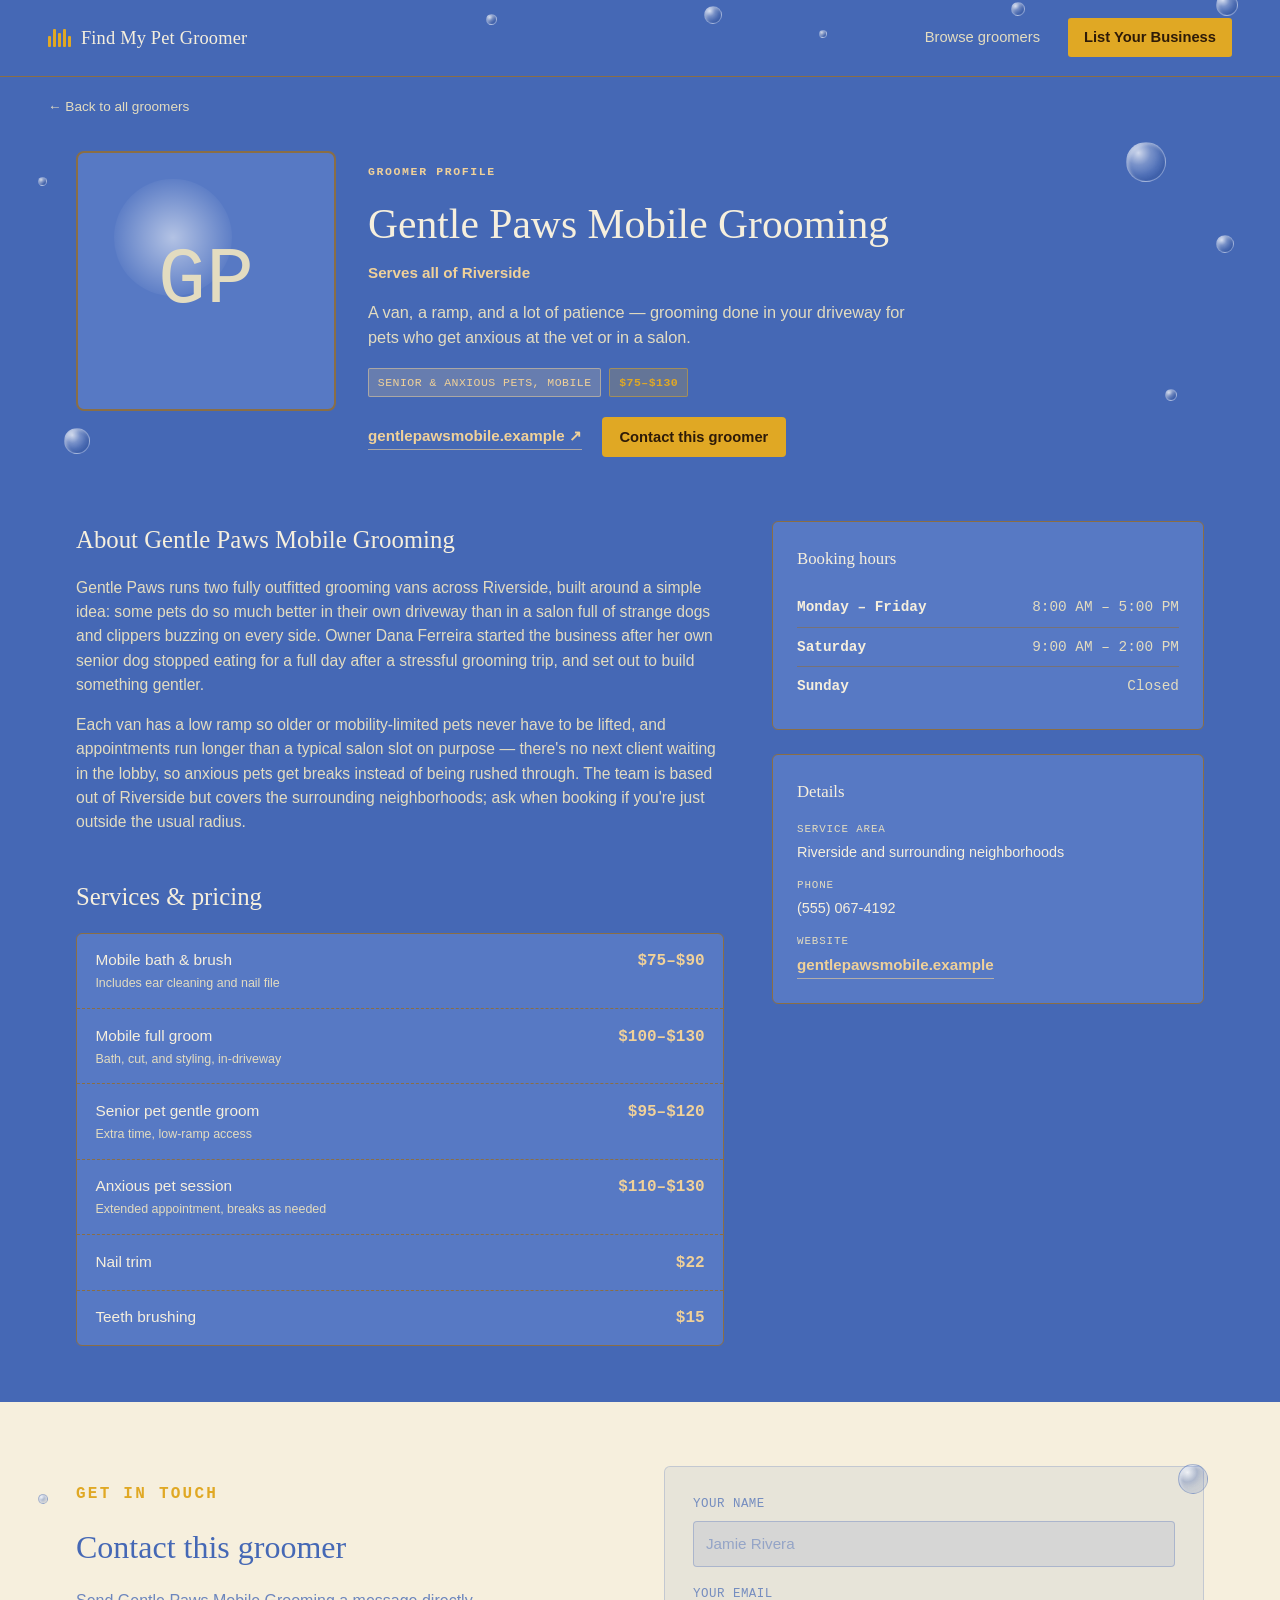
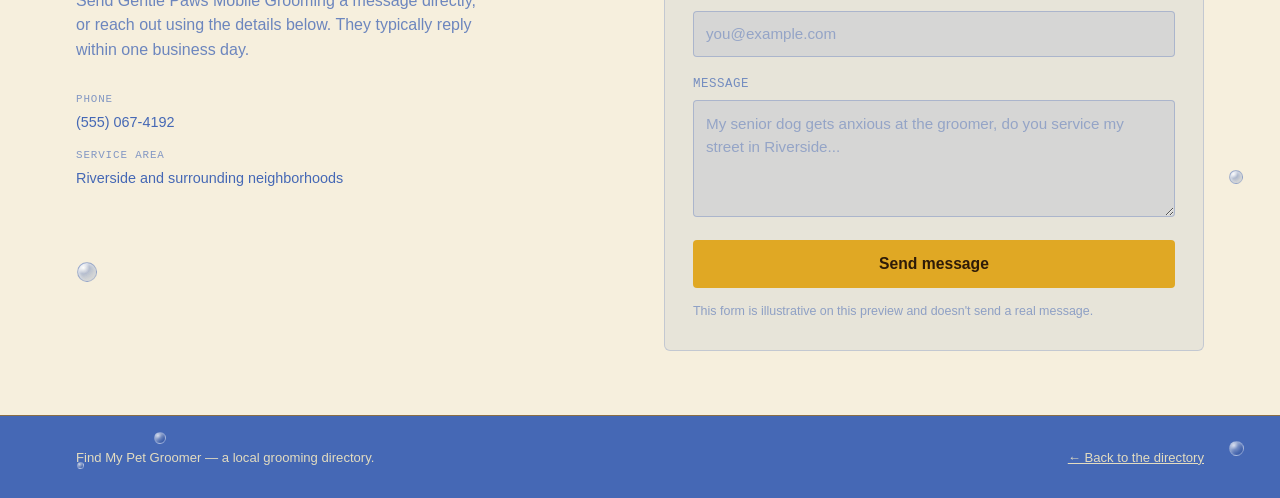
<file: gentle-paws-mobile-grooming.html>
<!doctype html>
<html lang="en">
<head>
<meta charset="utf8">
<meta name="viewport" content="width=device-width,initial-scale=1">
<title>Gentle Paws Mobile Grooming — Find My Pet Groomer</title>
<link rel="stylesheet" href="bubble-transition.css">
<style>
  :root {
    --ground: #4568b5;
    --ink: #f6efdd;
    --ink-soft: #e3dcc0;
    --card: #5779c4;
    --accent: #e0a824;
    --accent-ink: #2e1b08;
    --accent-2: #f0d199;
    --line: #8a6e45;
    --focus: #e0a824;
  }

  @media (prefers-color-scheme: dark) {
    :root {
      --ground: #17244a;
      --ink: #f6efdd;
      --ink-soft: #cfc29c;
      --card: #22345e;
      --accent: #f0b93a;
      --accent-ink: #241404;
      --accent-2: #efc48a;
      --line: #7a6440;
      --focus: #f0b93a;
    }
  }

  :root[data-theme="dark"] {
    --ground: #17244a;
    --ink: #f6efdd;
    --ink-soft: #cfc29c;
    --card: #22345e;
    --accent: #f0b93a;
    --accent-ink: #241404;
    --accent-2: #efc48a;
    --line: #7a6440;
    --focus: #f0b93a;
  }

  :root[data-theme="light"] {
    --ground: #4568b5;
    --ink: #f6efdd;
    --ink-soft: #e3dcc0;
    --card: #5779c4;
    --accent: #e0a824;
    --accent-ink: #2e1b08;
    --accent-2: #f0d199;
    --line: #8a6e45;
    --focus: #e0a824;
  }

  * { box-sizing: border-box; }

  body {
    margin: 0;
    background: var(--ground);
    color: var(--ink);
    font-family: -apple-system, "Segoe UI", Roboto, "Helvetica Neue", Arial, sans-serif;
    line-height: 1.55;
    -webkit-font-smoothing: antialiased;
  }

  .bubble-decor {
    position: absolute;
    inset: 0;
    overflow: hidden;
    pointer-events: none;
  }

  .bubble {
    position: absolute;
    border-radius: 50%;
    background: radial-gradient(circle at 30% 26%, rgba(255, 255, 255, 0.75), rgba(255, 255, 255, 0.28) 32%, rgba(255, 255, 255, 0.08) 58%, transparent 74%);
    border: 1px solid rgba(255, 255, 255, 0.32);
    box-shadow: inset -3px -3px 6px rgba(20, 30, 70, 0.12), inset 2px 2px 3px rgba(255, 255, 255, 0.35);
    animation: bubble-float 10s ease-in-out infinite;
  }

  .bubble--tint {
    background: radial-gradient(circle at 30% 26%, rgba(255, 255, 255, 0.9), rgba(69, 104, 181, 0.35) 34%, rgba(69, 104, 181, 0.12) 60%, transparent 76%);
    border-color: rgba(69, 104, 181, 0.4);
    box-shadow: inset -3px -3px 6px rgba(69, 104, 181, 0.18), inset 2px 2px 3px rgba(255, 255, 255, 0.6);
  }

  @keyframes bubble-float {
    0%, 100% { transform: translateY(0); }
    50% { transform: translateY(-10px); }
  }

  .header-decor .b1 { width: 11px; height: 11px; top: 14px; left: 38%; animation-duration: 8s; }
  .header-decor .b2 { width: 18px; height: 18px; top: 6px; left: 55%; animation-duration: 11s; animation-delay: -4s; }
  .header-decor .b3 { width: 8px; height: 8px; top: 30px; left: 64%; animation-duration: 9s; animation-delay: -2s; }
  .header-decor .b4 { width: 14px; height: 14px; top: 2px; left: 79%; animation-duration: 12s; animation-delay: -6s; }
  .header-decor .b5 { width: 6px; height: 6px; top: 24px; left: 91%; animation-duration: 7s; animation-delay: -1s; }
  .header-decor .b6 { width: 22px; height: 22px; top: -6px; left: 95%; animation-duration: 13s; animation-delay: -9s; }

  .phero-decor .p1 { width: 40px; height: 40px; top: 6%; left: 88%; animation-duration: 13s; }
  .phero-decor .p2 { width: 18px; height: 18px; top: 30%; left: 95%; animation-duration: 9s; animation-delay: -3s; }
  .phero-decor .p3 { width: 12px; height: 12px; top: 70%; left: 91%; animation-duration: 8s; animation-delay: -5s; }
  .phero-decor .p4 { width: 26px; height: 26px; top: 80%; left: 5%; animation-duration: 11s; animation-delay: -7s; }
  .phero-decor .p5 { width: 9px; height: 9px; top: 15%; left: 3%; animation-duration: 7.5s; animation-delay: -2s; }

  .contact-decor .t1 { width: 30px; height: 30px; top: 10%; left: 92%; animation-duration: 12s; }
  .contact-decor .t2 { width: 14px; height: 14px; top: 60%; left: 96%; animation-duration: 9s; animation-delay: -4s; }
  .contact-decor .t3 { width: 10px; height: 10px; top: 15%; left: 3%; animation-duration: 8s; animation-delay: -2s; }
  .contact-decor .t4 { width: 20px; height: 20px; top: 75%; left: 6%; animation-duration: 11s; animation-delay: -6s; }

  .footer-decor .f1 { width: 12px; height: 12px; top: 20%; left: 12%; animation-duration: 10s; }
  .footer-decor .f2 { width: 7px; height: 7px; top: 55%; left: 6%; animation-duration: 8s; animation-delay: -2s; }
  .footer-decor .f3 { width: 15px; height: 15px; top: 30%; left: 96%; animation-duration: 11s; animation-delay: -4s; }

  .wrap {
    max-width: 74rem;
    margin: 0 auto;
    padding: 0 1.75rem;
  }

  a { color: inherit; }

  .mono {
    font-family: ui-monospace, "SFMono-Regular", "Cascadia Mono", Consolas, monospace;
  }

  .eyebrow {
    font-family: ui-monospace, "SFMono-Regular", "Cascadia Mono", Consolas, monospace;
    font-size: 0.72rem;
    letter-spacing: 0.14em;
    text-transform: uppercase;
    color: var(--accent-2);
    font-weight: 600;
  }

  h1, h2, h3 {
    font-family: Georgia, "Iowan Old Style", "Palatino Linotype", "Book Antiqua", serif;
    font-weight: 400;
    text-wrap: balance;
    margin: 0;
  }

  :focus-visible {
    outline: 2.5px solid var(--focus);
    outline-offset: 2px;
  }

  @media (prefers-reduced-motion: reduce) {
    * { transition: none !important; animation: none !important; }
  }

  /* ---------- header ---------- */

  header.site {
    position: relative;
    border-bottom: 1px solid var(--line);
  }

  .site-bar {
    position: relative;
    z-index: 1;
    display: flex;
    align-items: center;
    justify-content: space-between;
    gap: 1rem;
    padding: 1.15rem 0;
  }

  .wordmark {
    display: flex;
    align-items: center;
    gap: 0.65rem;
    text-decoration: none;
  }

  .comb {
    display: flex;
    align-items: flex-end;
    gap: 2.5px;
    height: 18px;
  }

  .comb span {
    display: block;
    width: 2.5px;
    background: var(--accent);
    border-radius: 1px;
  }

  .comb span:nth-child(1) { height: 60%; }
  .comb span:nth-child(2) { height: 100%; }
  .comb span:nth-child(3) { height: 75%; }
  .comb span:nth-child(4) { height: 100%; }
  .comb span:nth-child(5) { height: 60%; }

  .wordmark-text {
    font-family: Georgia, "Iowan Old Style", "Palatino Linotype", serif;
    font-size: 1.15rem;
    letter-spacing: 0.01em;
  }

  .site-nav {
    display: flex;
    align-items: center;
    gap: 1.75rem;
    font-size: 0.92rem;
  }

  .site-nav a {
    text-decoration: none;
    color: var(--ink-soft);
  }

  .site-nav a:hover { color: var(--ink); }

  .nav-cta {
    background: var(--accent);
    color: var(--accent-ink) !important;
    padding: 0.5rem 1rem;
    border-radius: 3px;
    font-weight: 600;
  }

  /* ---------- breadcrumb ---------- */

  .breadcrumb {
    padding: 1.1rem 0 0;
  }

  .breadcrumb a {
    font-size: 0.85rem;
    text-decoration: none;
    color: var(--ink-soft);
  }

  .breadcrumb a:hover { color: var(--ink); }

  /* ---------- profile hero ---------- */

  .p-hero {
    position: relative;
    padding: 2rem 0 3rem;
  }

  .p-hero-inner {
    position: relative;
    z-index: 1;
    display: flex;
    gap: 2rem;
    align-items: flex-start;
    flex-wrap: wrap;
  }

  .avatar {
    position: relative;
    flex: 0 0 auto;
    width: 260px;
    height: 260px;
    border-radius: 8px;
    background: var(--card);
    border: 2px solid var(--line);
    display: flex;
    align-items: center;
    justify-content: center;
    overflow: hidden;
  }

  .avatar::before {
    content: "";
    position: absolute;
    top: 10%;
    left: 14%;
    width: 46%;
    height: 46%;
    border-radius: 50%;
    background: radial-gradient(circle, rgba(255, 255, 255, 0.55), rgba(255, 255, 255, 0.05) 70%, transparent 75%);
  }

  .avatar-initials {
    position: relative;
    z-index: 1;
    font-size: 5rem;
    color: var(--ink-soft);
  }

  .avatar-caption {
    margin-top: 0.6rem;
    text-align: center;
    font-size: 0.65rem;
    letter-spacing: 0.1em;
    text-transform: uppercase;
    color: var(--ink-soft);
    font-family: ui-monospace, "SFMono-Regular", "Cascadia Mono", Consolas, monospace;
  }

  .p-identity { flex: 1 1 20rem; min-width: 16rem; }

  .p-hero h1 {
    font-size: clamp(1.9rem, 3vw + 1rem, 2.6rem);
    margin-top: 0.4rem;
  }

  .p-neighborhood {
    font-size: 0.95rem;
    color: var(--accent-2);
    font-weight: 600;
    margin-top: 0.3rem;
  }

  .p-tagline {
    margin-top: 0.85rem;
    max-width: 34rem;
    color: var(--ink-soft);
    font-size: 1.02rem;
  }

  .p-tag-row {
    display: flex;
    flex-wrap: wrap;
    gap: 0.5rem;
    margin-top: 1.1rem;
  }

  .tag {
    font-family: ui-monospace, "SFMono-Regular", "Cascadia Mono", Consolas, monospace;
    font-size: 0.72rem;
    letter-spacing: 0.04em;
    text-transform: uppercase;
    padding: 0.28rem 0.55rem;
    border-radius: 2px;
  }

  .tag-specialty {
    background: color-mix(in srgb, var(--accent-2) 20%, transparent);
    color: var(--accent-2);
    border: 1px solid color-mix(in srgb, var(--accent-2) 50%, transparent);
  }

  .tag-price {
    background: color-mix(in srgb, var(--accent) 20%, transparent);
    color: var(--accent);
    border: 1px solid color-mix(in srgb, var(--accent) 50%, transparent);
    font-weight: 700;
  }

  .p-links {
    margin-top: 1.25rem;
    display: flex;
    gap: 1.25rem;
    flex-wrap: wrap;
    align-items: center;
  }

  .website-link {
    display: inline-flex;
    align-items: center;
    gap: 0.4rem;
    color: var(--accent-2);
    text-decoration: none;
    font-weight: 600;
    font-size: 0.95rem;
    border-bottom: 1px solid color-mix(in srgb, var(--accent-2) 60%, transparent);
    padding-bottom: 1px;
  }

  .website-link:hover { color: var(--ink); border-color: var(--ink); }

  .contact-jump {
    display: inline-flex;
    background: var(--accent);
    color: var(--accent-ink);
    text-decoration: none;
    font-weight: 700;
    font-size: 0.92rem;
    padding: 0.55rem 1.1rem;
    border-radius: 4px;
  }

  .contact-jump:hover { filter: brightness(1.06); }

  /* ---------- body ---------- */

  .p-body {
    padding: 1rem 0 3.5rem;
  }

  .p-grid {
    display: grid;
    grid-template-columns: 1.5fr 1fr;
    gap: 3rem;
    align-items: start;
  }

  .p-main h2 {
    font-size: 1.55rem;
    margin-bottom: 1rem;
  }

  .p-main section + section {
    margin-top: 2.75rem;
  }

  .p-main p {
    color: var(--ink-soft);
    font-size: 0.98rem;
    max-width: 40rem;
  }

  .p-main p + p { margin-top: 0.9rem; }

  .services-table {
    list-style: none;
    margin: 0;
    padding: 0;
    background: var(--card);
    border: 1px solid var(--line);
    border-radius: 6px;
    overflow: hidden;
  }

  .services-table li {
    display: flex;
    justify-content: space-between;
    align-items: baseline;
    gap: 1rem;
    padding: 0.9rem 1.15rem;
  }

  .services-table li + li {
    border-top: 1px dashed var(--line);
  }

  .service-name { font-size: 0.96rem; }

  .service-note {
    display: block;
    font-size: 0.78rem;
    color: var(--ink-soft);
    margin-top: 0.15rem;
  }

  .service-price {
    font-family: ui-monospace, "SFMono-Regular", "Cascadia Mono", Consolas, monospace;
    font-weight: 700;
    color: var(--accent-2);
    white-space: nowrap;
  }

  /* ---------- sidebar ---------- */

  .info-card {
    background: var(--card);
    border: 1px solid var(--line);
    border-radius: 6px;
    padding: 1.5rem;
  }

  .info-card + .info-card { margin-top: 1.5rem; }

  .info-card h3 {
    font-size: 1.05rem;
    margin-bottom: 1rem;
  }

  .hours-list {
    list-style: none;
    margin: 0;
    padding: 0;
  }

  .hours-list li {
    display: flex;
    justify-content: space-between;
    padding: 0.5rem 0;
    border-bottom: 1px solid color-mix(in srgb, var(--line) 60%, transparent);
    font-size: 0.9rem;
  }

  .hours-list li:last-child { border-bottom: none; }

  .hours-day { font-weight: 600; }

  .hours-time {
    font-family: ui-monospace, "SFMono-Regular", "Cascadia Mono", Consolas, monospace;
    color: var(--ink-soft);
  }

  .contact-list {
    list-style: none;
    margin: 0;
    padding: 0;
    display: flex;
    flex-direction: column;
    gap: 0.85rem;
    font-size: 0.9rem;
  }

  .contact-list dt {
    font-family: ui-monospace, "SFMono-Regular", "Cascadia Mono", Consolas, monospace;
    font-size: 0.68rem;
    letter-spacing: 0.08em;
    text-transform: uppercase;
    color: var(--ink-soft);
    margin: 0 0 0.2rem;
  }

  .contact-list dd { margin: 0; }

  /* ---------- contact section ---------- */

  .contact-section {
    position: relative;
    background: var(--ink);
    color: var(--ground);
    padding: 4rem 0;
  }

  .contact-section .wrap {
    position: relative;
    z-index: 1;
    display: grid;
    grid-template-columns: 1fr 1fr;
    gap: 3rem;
    align-items: start;
  }

  .contact-section h2 {
    color: var(--ground);
    font-size: 2rem;
  }

  .contact-section .eyebrow { color: var(--accent); }

  .contact-copy p {
    color: color-mix(in srgb, var(--ground) 78%, transparent);
    max-width: 26rem;
    margin-top: 1rem;
    font-size: 1rem;
  }

  .contact-copy .contact-list {
    margin-top: 1.75rem;
  }

  .contact-copy .contact-list dt { color: color-mix(in srgb, var(--ground) 65%, transparent); }

  .contact-form {
    background: color-mix(in srgb, var(--ground) 8%, transparent);
    border: 1px solid color-mix(in srgb, var(--ground) 22%, transparent);
    border-radius: 6px;
    padding: 1.75rem;
  }

  .field {
    display: flex;
    flex-direction: column;
    gap: 0.4rem;
    margin-bottom: 1.1rem;
  }

  .field label {
    font-size: 0.78rem;
    letter-spacing: 0.04em;
    text-transform: uppercase;
    color: color-mix(in srgb, var(--ground) 70%, transparent);
    font-family: ui-monospace, "SFMono-Regular", "Cascadia Mono", Consolas, monospace;
  }

  .field input,
  .field textarea {
    font: inherit;
    font-size: 0.95rem;
    background: color-mix(in srgb, var(--ground) 10%, transparent);
    border: 1px solid color-mix(in srgb, var(--ground) 30%, transparent);
    border-radius: 4px;
    padding: 0.65rem 0.75rem;
    color: var(--ground);
    resize: vertical;
  }

  .field input::placeholder,
  .field textarea::placeholder { color: color-mix(in srgb, var(--ground) 45%, transparent); }

  .submit-btn {
    width: 100%;
    background: var(--accent);
    color: var(--accent-ink);
    border: none;
    border-radius: 4px;
    padding: 0.75rem 1rem;
    font: inherit;
    font-size: 0.98rem;
    font-weight: 700;
    cursor: pointer;
    margin-top: 0.3rem;
  }

  .submit-btn:hover { filter: brightness(1.08); }

  .form-note {
    font-size: 0.78rem;
    color: color-mix(in srgb, var(--ground) 55%, transparent);
    margin: 0.9rem 0 0;
  }

  @media (max-width: 44rem) {
    .p-grid { grid-template-columns: 1fr; }
    .contact-section .wrap { grid-template-columns: 1fr; }
  }

  /* ---------- footer ---------- */

  footer.site {
    position: relative;
    padding: 2rem 0;
    border-top: 1px solid var(--line);
  }

  .footer-row {
    position: relative;
    z-index: 1;
    display: flex;
    justify-content: space-between;
    flex-wrap: wrap;
    gap: 0.5rem;
    font-size: 0.82rem;
    color: var(--ink-soft);
  }
</style>
</head>
<body>
<script src="bubble-transition.js"></script>

<header class="site">
  <div class="bubble-decor header-decor" aria-hidden="true">
    <span class="bubble b1"></span>
    <span class="bubble b2"></span>
    <span class="bubble b3"></span>
    <span class="bubble b4"></span>
    <span class="bubble b5"></span>
    <span class="bubble b6"></span>
  </div>
  <div class="wrap site-bar">
    <a class="wordmark" href="index.html">
      <span class="comb" aria-hidden="true"><span></span><span></span><span></span><span></span><span></span></span>
      <span class="wordmark-text">Find My Pet Groomer</span>
    </a>
    <nav class="site-nav">
      <a href="index.html#listings">Browse groomers</a>
      <a href="index.html#signup" class="nav-cta">List Your Business</a>
    </nav>
  </div>
</header>

<div class="wrap breadcrumb">
  <a href="index.html#listings">&larr; Back to all groomers</a>
</div>

<main>
  <section class="p-hero">
    <div class="bubble-decor phero-decor" aria-hidden="true">
      <span class="bubble p1"></span>
      <span class="bubble p2"></span>
      <span class="bubble p3"></span>
      <span class="bubble p4"></span>
      <span class="bubble p5"></span>
    </div>
    <div class="wrap p-hero-inner">
      <div class="avatar">
        <span class="avatar-initials mono">GP</span>
      </div>
      <div class="p-identity">
        <p class="eyebrow">Groomer profile</p>
        <h1>Gentle Paws Mobile Grooming</h1>
        <p class="p-neighborhood">Serves all of Riverside</p>
        <p class="p-tagline">A van, a ramp, and a lot of patience — grooming done in your driveway for pets who get anxious at the vet or in a salon.</p>
        <div class="p-tag-row">
          <span class="tag tag-specialty">Senior &amp; anxious pets, mobile</span>
          <span class="tag tag-price">$75–$130</span>
        </div>
        <div class="p-links">
          <a class="website-link" href="https://gentlepawsmobile.example">gentlepawsmobile.example &nearr;</a>
          <a class="contact-jump" href="#contact">Contact this groomer</a>
        </div>
      </div>
    </div>
  </section>

  <section class="p-body">
    <div class="wrap p-grid">
      <div class="p-main">
        <section>
          <h2>About Gentle Paws Mobile Grooming</h2>
          <p>Gentle Paws runs two fully outfitted grooming vans across Riverside, built around a simple idea: some pets do so much better in their own driveway than in a salon full of strange dogs and clippers buzzing on every side. Owner Dana Ferreira started the business after her own senior dog stopped eating for a full day after a stressful grooming trip, and set out to build something gentler.</p>
          <p>Each van has a low ramp so older or mobility-limited pets never have to be lifted, and appointments run longer than a typical salon slot on purpose — there's no next client waiting in the lobby, so anxious pets get breaks instead of being rushed through. The team is based out of Riverside but covers the surrounding neighborhoods; ask when booking if you're just outside the usual radius.</p>
        </section>

        <section>
          <h2>Services &amp; pricing</h2>
          <ul class="services-table">
            <li>
              <span class="service-name">Mobile bath &amp; brush<span class="service-note">Includes ear cleaning and nail file</span></span>
              <span class="service-price">$75&ndash;$90</span>
            </li>
            <li>
              <span class="service-name">Mobile full groom<span class="service-note">Bath, cut, and styling, in-driveway</span></span>
              <span class="service-price">$100&ndash;$130</span>
            </li>
            <li>
              <span class="service-name">Senior pet gentle groom<span class="service-note">Extra time, low-ramp access</span></span>
              <span class="service-price">$95&ndash;$120</span>
            </li>
            <li>
              <span class="service-name">Anxious pet session<span class="service-note">Extended appointment, breaks as needed</span></span>
              <span class="service-price">$110&ndash;$130</span>
            </li>
            <li>
              <span class="service-name">Nail trim</span>
              <span class="service-price">$22</span>
            </li>
            <li>
              <span class="service-name">Teeth brushing</span>
              <span class="service-price">$15</span>
            </li>
          </ul>
        </section>
      </div>

      <aside class="p-side">
        <div class="info-card">
          <h3>Booking hours</h3>
          <ul class="hours-list mono">
            <li><span class="hours-day">Monday &ndash; Friday</span><span class="hours-time">8:00 AM &ndash; 5:00 PM</span></li>
            <li><span class="hours-day">Saturday</span><span class="hours-time">9:00 AM &ndash; 2:00 PM</span></li>
            <li><span class="hours-day">Sunday</span><span class="hours-time">Closed</span></li>
          </ul>
        </div>

        <div class="info-card">
          <h3>Details</h3>
          <dl class="contact-list">
            <div>
              <dt>Service area</dt>
              <dd>Riverside and surrounding neighborhoods</dd>
            </div>
            <div>
              <dt>Phone</dt>
              <dd>(555) 067-4192</dd>
            </div>
            <div>
              <dt>Website</dt>
              <dd><a class="website-link" href="https://gentlepawsmobile.example">gentlepawsmobile.example</a></dd>
            </div>
          </dl>
        </div>
      </aside>
    </div>
  </section>

  <section class="contact-section" id="contact">
    <div class="bubble-decor contact-decor" aria-hidden="true">
      <span class="bubble bubble--tint t1"></span>
      <span class="bubble bubble--tint t2"></span>
      <span class="bubble bubble--tint t3"></span>
      <span class="bubble bubble--tint t4"></span>
    </div>
    <div class="wrap">
      <div class="contact-copy">
        <p class="eyebrow">Get in touch</p>
        <h2>Contact this groomer</h2>
        <p>Send Gentle Paws Mobile Grooming a message directly, or reach out using the details below. They typically reply within one business day.</p>
        <dl class="contact-list">
          <div>
            <dt>Phone</dt>
            <dd>(555) 067-4192</dd>
          </div>
          <div>
            <dt>Service area</dt>
            <dd>Riverside and surrounding neighborhoods</dd>
          </div>
        </dl>
      </div>

      <form class="contact-form" aria-label="Contact Gentle Paws Mobile Grooming">
        <div class="field">
          <label for="c-name">Your name</label>
          <input id="c-name" type="text" placeholder="Jamie Rivera" />
        </div>
        <div class="field">
          <label for="c-email">Your email</label>
          <input id="c-email" type="email" placeholder="you@example.com" />
        </div>
        <div class="field">
          <label for="c-message">Message</label>
          <textarea id="c-message" rows="4" placeholder="My senior dog gets anxious at the groomer, do you service my street in Riverside..."></textarea>
        </div>
        <button type="submit" class="submit-btn">Send message</button>
        <p class="form-note">This form is illustrative on this preview and doesn't send a real message.</p>
      </form>
    </div>
  </section>
</main>

<footer class="site">
  <div class="bubble-decor footer-decor" aria-hidden="true">
    <span class="bubble f1"></span>
    <span class="bubble f2"></span>
    <span class="bubble f3"></span>
  </div>
  <div class="wrap footer-row">
    <span>Find My Pet Groomer &mdash; a local grooming directory.</span>
    <a href="index.html">&larr; Back to the directory</a>
  </div>
</footer>

</body>
</html>
</file>
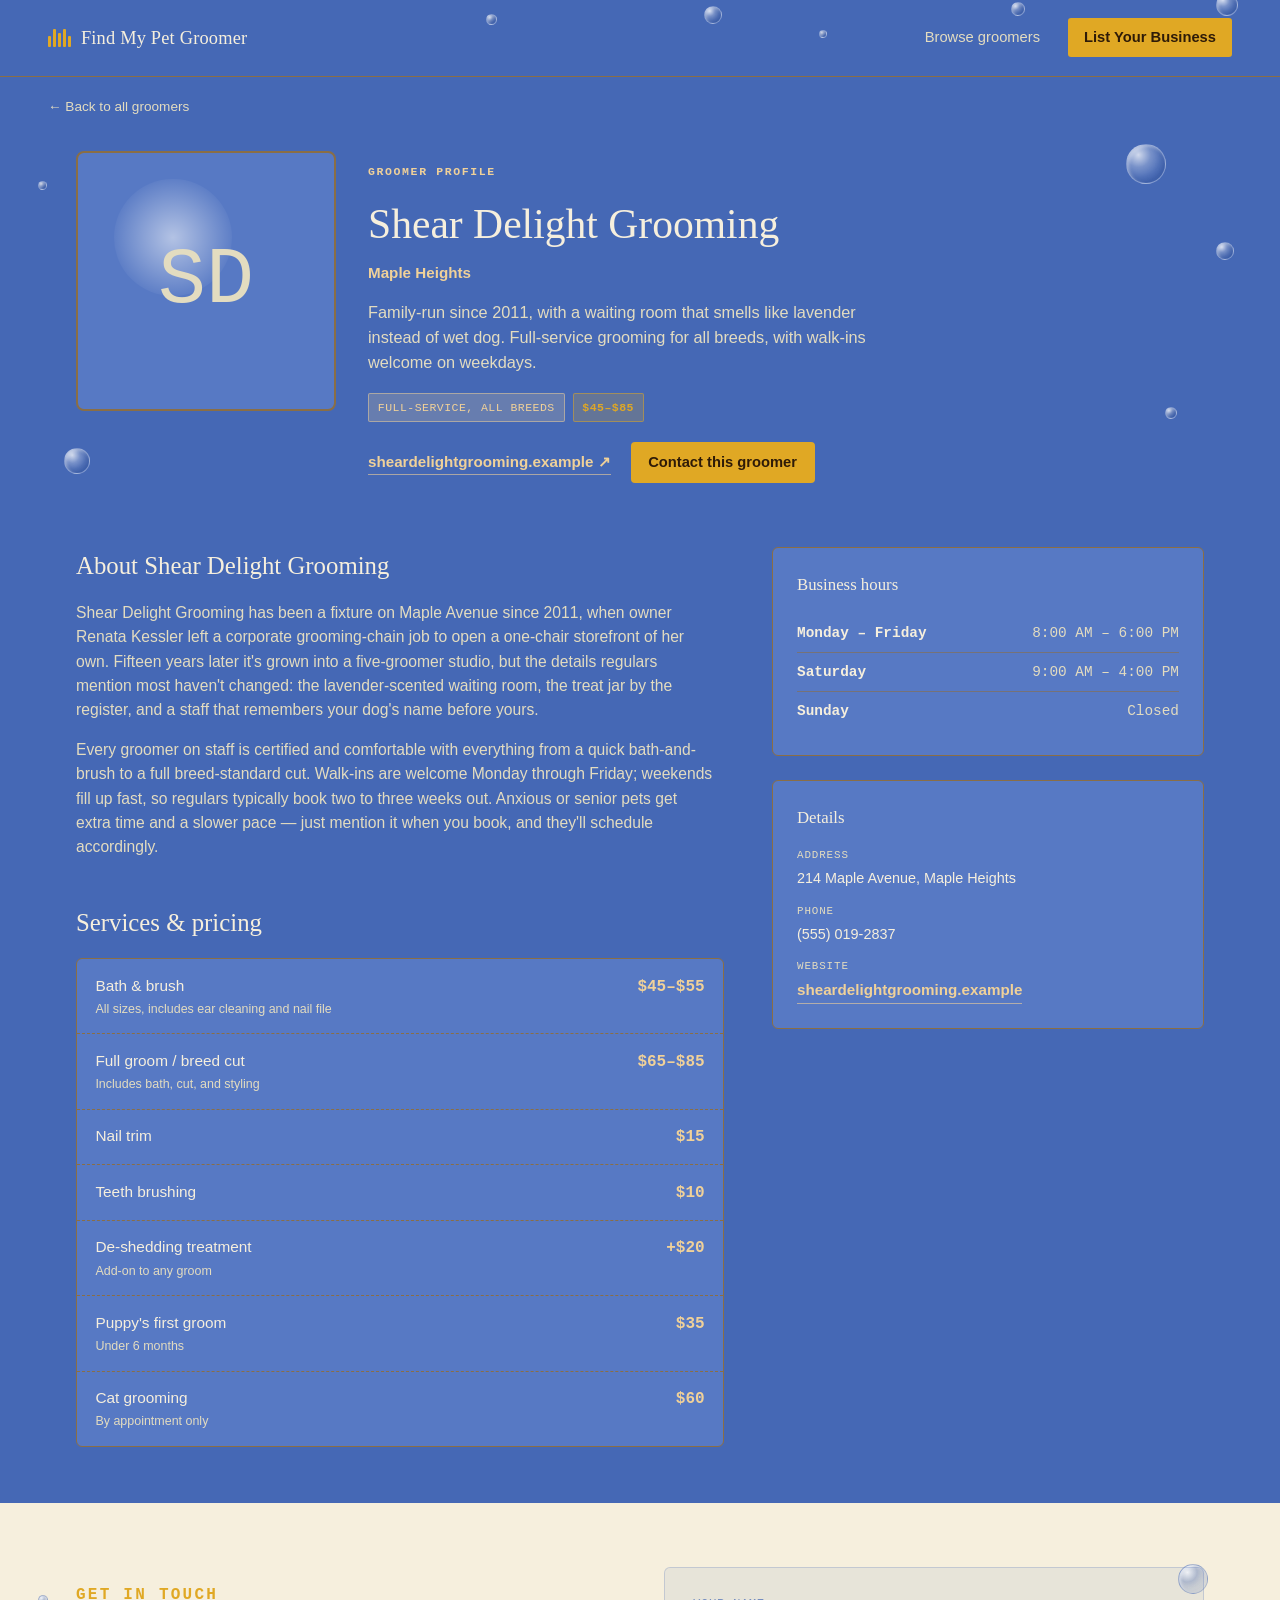
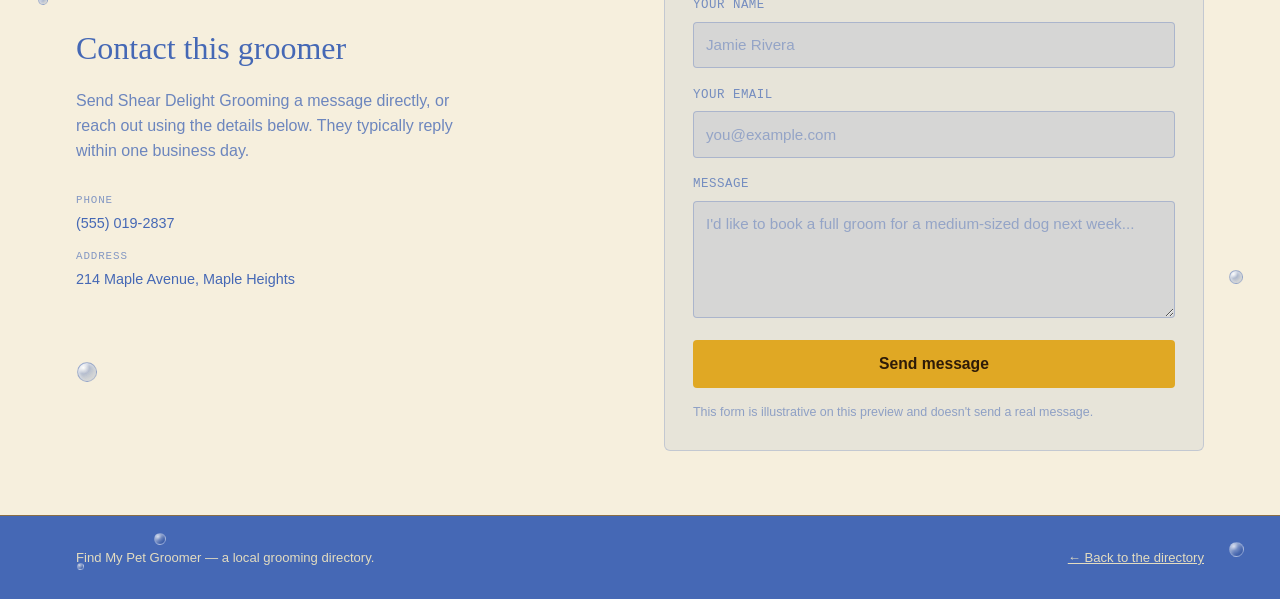
<file: shear-delight-grooming.html>
<!doctype html>
<html lang="en">
<head>
<meta charset="utf8">
<meta name="viewport" content="width=device-width,initial-scale=1">
<title>Shear Delight Grooming — Find My Pet Groomer</title>
<link rel="stylesheet" href="bubble-transition.css">
<style>
  :root {
    --ground: #4568b5;
    --ink: #f6efdd;
    --ink-soft: #e3dcc0;
    --card: #5779c4;
    --accent: #e0a824;
    --accent-ink: #2e1b08;
    --accent-2: #f0d199;
    --line: #8a6e45;
    --focus: #e0a824;
  }

  @media (prefers-color-scheme: dark) {
    :root {
      --ground: #17244a;
      --ink: #f6efdd;
      --ink-soft: #cfc29c;
      --card: #22345e;
      --accent: #f0b93a;
      --accent-ink: #241404;
      --accent-2: #efc48a;
      --line: #7a6440;
      --focus: #f0b93a;
    }
  }

  :root[data-theme="dark"] {
    --ground: #17244a;
    --ink: #f6efdd;
    --ink-soft: #cfc29c;
    --card: #22345e;
    --accent: #f0b93a;
    --accent-ink: #241404;
    --accent-2: #efc48a;
    --line: #7a6440;
    --focus: #f0b93a;
  }

  :root[data-theme="light"] {
    --ground: #4568b5;
    --ink: #f6efdd;
    --ink-soft: #e3dcc0;
    --card: #5779c4;
    --accent: #e0a824;
    --accent-ink: #2e1b08;
    --accent-2: #f0d199;
    --line: #8a6e45;
    --focus: #e0a824;
  }

  * { box-sizing: border-box; }

  body {
    margin: 0;
    background: var(--ground);
    color: var(--ink);
    font-family: -apple-system, "Segoe UI", Roboto, "Helvetica Neue", Arial, sans-serif;
    line-height: 1.55;
    -webkit-font-smoothing: antialiased;
  }

  .bubble-decor {
    position: absolute;
    inset: 0;
    overflow: hidden;
    pointer-events: none;
  }

  .bubble {
    position: absolute;
    border-radius: 50%;
    background: radial-gradient(circle at 30% 26%, rgba(255, 255, 255, 0.75), rgba(255, 255, 255, 0.28) 32%, rgba(255, 255, 255, 0.08) 58%, transparent 74%);
    border: 1px solid rgba(255, 255, 255, 0.32);
    box-shadow: inset -3px -3px 6px rgba(20, 30, 70, 0.12), inset 2px 2px 3px rgba(255, 255, 255, 0.35);
    animation: bubble-float 10s ease-in-out infinite;
  }

  .bubble--tint {
    background: radial-gradient(circle at 30% 26%, rgba(255, 255, 255, 0.9), rgba(69, 104, 181, 0.35) 34%, rgba(69, 104, 181, 0.12) 60%, transparent 76%);
    border-color: rgba(69, 104, 181, 0.4);
    box-shadow: inset -3px -3px 6px rgba(69, 104, 181, 0.18), inset 2px 2px 3px rgba(255, 255, 255, 0.6);
  }

  @keyframes bubble-float {
    0%, 100% { transform: translateY(0); }
    50% { transform: translateY(-10px); }
  }

  .header-decor .b1 { width: 11px; height: 11px; top: 14px; left: 38%; animation-duration: 8s; }
  .header-decor .b2 { width: 18px; height: 18px; top: 6px; left: 55%; animation-duration: 11s; animation-delay: -4s; }
  .header-decor .b3 { width: 8px; height: 8px; top: 30px; left: 64%; animation-duration: 9s; animation-delay: -2s; }
  .header-decor .b4 { width: 14px; height: 14px; top: 2px; left: 79%; animation-duration: 12s; animation-delay: -6s; }
  .header-decor .b5 { width: 6px; height: 6px; top: 24px; left: 91%; animation-duration: 7s; animation-delay: -1s; }
  .header-decor .b6 { width: 22px; height: 22px; top: -6px; left: 95%; animation-duration: 13s; animation-delay: -9s; }

  .phero-decor .p1 { width: 40px; height: 40px; top: 6%; left: 88%; animation-duration: 13s; }
  .phero-decor .p2 { width: 18px; height: 18px; top: 30%; left: 95%; animation-duration: 9s; animation-delay: -3s; }
  .phero-decor .p3 { width: 12px; height: 12px; top: 70%; left: 91%; animation-duration: 8s; animation-delay: -5s; }
  .phero-decor .p4 { width: 26px; height: 26px; top: 80%; left: 5%; animation-duration: 11s; animation-delay: -7s; }
  .phero-decor .p5 { width: 9px; height: 9px; top: 15%; left: 3%; animation-duration: 7.5s; animation-delay: -2s; }

  .contact-decor .t1 { width: 30px; height: 30px; top: 10%; left: 92%; animation-duration: 12s; }
  .contact-decor .t2 { width: 14px; height: 14px; top: 60%; left: 96%; animation-duration: 9s; animation-delay: -4s; }
  .contact-decor .t3 { width: 10px; height: 10px; top: 15%; left: 3%; animation-duration: 8s; animation-delay: -2s; }
  .contact-decor .t4 { width: 20px; height: 20px; top: 75%; left: 6%; animation-duration: 11s; animation-delay: -6s; }

  .footer-decor .f1 { width: 12px; height: 12px; top: 20%; left: 12%; animation-duration: 10s; }
  .footer-decor .f2 { width: 7px; height: 7px; top: 55%; left: 6%; animation-duration: 8s; animation-delay: -2s; }
  .footer-decor .f3 { width: 15px; height: 15px; top: 30%; left: 96%; animation-duration: 11s; animation-delay: -4s; }

  .wrap {
    max-width: 74rem;
    margin: 0 auto;
    padding: 0 1.75rem;
  }

  a { color: inherit; }

  .mono {
    font-family: ui-monospace, "SFMono-Regular", "Cascadia Mono", Consolas, monospace;
  }

  .eyebrow {
    font-family: ui-monospace, "SFMono-Regular", "Cascadia Mono", Consolas, monospace;
    font-size: 0.72rem;
    letter-spacing: 0.14em;
    text-transform: uppercase;
    color: var(--accent-2);
    font-weight: 600;
  }

  h1, h2, h3 {
    font-family: Georgia, "Iowan Old Style", "Palatino Linotype", "Book Antiqua", serif;
    font-weight: 400;
    text-wrap: balance;
    margin: 0;
  }

  :focus-visible {
    outline: 2.5px solid var(--focus);
    outline-offset: 2px;
  }

  @media (prefers-reduced-motion: reduce) {
    * { transition: none !important; animation: none !important; }
  }

  /* ---------- header ---------- */

  header.site {
    position: relative;
    border-bottom: 1px solid var(--line);
  }

  .site-bar {
    position: relative;
    z-index: 1;
    display: flex;
    align-items: center;
    justify-content: space-between;
    gap: 1rem;
    padding: 1.15rem 0;
  }

  .wordmark {
    display: flex;
    align-items: center;
    gap: 0.65rem;
    text-decoration: none;
  }

  .comb {
    display: flex;
    align-items: flex-end;
    gap: 2.5px;
    height: 18px;
  }

  .comb span {
    display: block;
    width: 2.5px;
    background: var(--accent);
    border-radius: 1px;
  }

  .comb span:nth-child(1) { height: 60%; }
  .comb span:nth-child(2) { height: 100%; }
  .comb span:nth-child(3) { height: 75%; }
  .comb span:nth-child(4) { height: 100%; }
  .comb span:nth-child(5) { height: 60%; }

  .wordmark-text {
    font-family: Georgia, "Iowan Old Style", "Palatino Linotype", serif;
    font-size: 1.15rem;
    letter-spacing: 0.01em;
  }

  .site-nav {
    display: flex;
    align-items: center;
    gap: 1.75rem;
    font-size: 0.92rem;
  }

  .site-nav a {
    text-decoration: none;
    color: var(--ink-soft);
  }

  .site-nav a:hover { color: var(--ink); }

  .nav-cta {
    background: var(--accent);
    color: var(--accent-ink) !important;
    padding: 0.5rem 1rem;
    border-radius: 3px;
    font-weight: 600;
  }

  /* ---------- breadcrumb ---------- */

  .breadcrumb {
    padding: 1.1rem 0 0;
  }

  .breadcrumb a {
    font-size: 0.85rem;
    text-decoration: none;
    color: var(--ink-soft);
  }

  .breadcrumb a:hover { color: var(--ink); }

  /* ---------- profile hero ---------- */

  .p-hero {
    position: relative;
    padding: 2rem 0 3rem;
  }

  .p-hero-inner {
    position: relative;
    z-index: 1;
    display: flex;
    gap: 2rem;
    align-items: flex-start;
    flex-wrap: wrap;
  }

  .avatar {
    position: relative;
    flex: 0 0 auto;
    width: 260px;
    height: 260px;
    border-radius: 8px;
    background: var(--card);
    border: 2px solid var(--line);
    display: flex;
    align-items: center;
    justify-content: center;
    overflow: hidden;
  }

  .avatar::before {
    content: "";
    position: absolute;
    top: 10%;
    left: 14%;
    width: 46%;
    height: 46%;
    border-radius: 50%;
    background: radial-gradient(circle, rgba(255, 255, 255, 0.55), rgba(255, 255, 255, 0.05) 70%, transparent 75%);
  }

  .avatar-initials {
    position: relative;
    z-index: 1;
    font-size: 5rem;
    color: var(--ink-soft);
  }

  .avatar-caption {
    margin-top: 0.6rem;
    text-align: center;
    font-size: 0.65rem;
    letter-spacing: 0.1em;
    text-transform: uppercase;
    color: var(--ink-soft);
    font-family: ui-monospace, "SFMono-Regular", "Cascadia Mono", Consolas, monospace;
  }

  .p-identity { flex: 1 1 20rem; min-width: 16rem; }

  .p-hero h1 {
    font-size: clamp(1.9rem, 3vw + 1rem, 2.6rem);
    margin-top: 0.4rem;
  }

  .p-neighborhood {
    font-size: 0.95rem;
    color: var(--accent-2);
    font-weight: 600;
    margin-top: 0.3rem;
  }

  .p-tagline {
    margin-top: 0.85rem;
    max-width: 34rem;
    color: var(--ink-soft);
    font-size: 1.02rem;
  }

  .p-tag-row {
    display: flex;
    flex-wrap: wrap;
    gap: 0.5rem;
    margin-top: 1.1rem;
  }

  .tag {
    font-family: ui-monospace, "SFMono-Regular", "Cascadia Mono", Consolas, monospace;
    font-size: 0.72rem;
    letter-spacing: 0.04em;
    text-transform: uppercase;
    padding: 0.28rem 0.55rem;
    border-radius: 2px;
  }

  .tag-specialty {
    background: color-mix(in srgb, var(--accent-2) 20%, transparent);
    color: var(--accent-2);
    border: 1px solid color-mix(in srgb, var(--accent-2) 50%, transparent);
  }

  .tag-price {
    background: color-mix(in srgb, var(--accent) 20%, transparent);
    color: var(--accent);
    border: 1px solid color-mix(in srgb, var(--accent) 50%, transparent);
    font-weight: 700;
  }

  .p-links {
    margin-top: 1.25rem;
    display: flex;
    gap: 1.25rem;
    flex-wrap: wrap;
    align-items: center;
  }

  .website-link {
    display: inline-flex;
    align-items: center;
    gap: 0.4rem;
    color: var(--accent-2);
    text-decoration: none;
    font-weight: 600;
    font-size: 0.95rem;
    border-bottom: 1px solid color-mix(in srgb, var(--accent-2) 60%, transparent);
    padding-bottom: 1px;
  }

  .website-link:hover { color: var(--ink); border-color: var(--ink); }

  .contact-jump {
    display: inline-flex;
    background: var(--accent);
    color: var(--accent-ink);
    text-decoration: none;
    font-weight: 700;
    font-size: 0.92rem;
    padding: 0.55rem 1.1rem;
    border-radius: 4px;
  }

  .contact-jump:hover { filter: brightness(1.06); }

  /* ---------- body ---------- */

  .p-body {
    padding: 1rem 0 3.5rem;
  }

  .p-grid {
    display: grid;
    grid-template-columns: 1.5fr 1fr;
    gap: 3rem;
    align-items: start;
  }

  .p-main h2 {
    font-size: 1.55rem;
    margin-bottom: 1rem;
  }

  .p-main section + section {
    margin-top: 2.75rem;
  }

  .p-main p {
    color: var(--ink-soft);
    font-size: 0.98rem;
    max-width: 40rem;
  }

  .p-main p + p { margin-top: 0.9rem; }

  .services-table {
    list-style: none;
    margin: 0;
    padding: 0;
    background: var(--card);
    border: 1px solid var(--line);
    border-radius: 6px;
    overflow: hidden;
  }

  .services-table li {
    display: flex;
    justify-content: space-between;
    align-items: baseline;
    gap: 1rem;
    padding: 0.9rem 1.15rem;
  }

  .services-table li + li {
    border-top: 1px dashed var(--line);
  }

  .service-name { font-size: 0.96rem; }

  .service-note {
    display: block;
    font-size: 0.78rem;
    color: var(--ink-soft);
    margin-top: 0.15rem;
  }

  .service-price {
    font-family: ui-monospace, "SFMono-Regular", "Cascadia Mono", Consolas, monospace;
    font-weight: 700;
    color: var(--accent-2);
    white-space: nowrap;
  }

  /* ---------- sidebar ---------- */

  .info-card {
    background: var(--card);
    border: 1px solid var(--line);
    border-radius: 6px;
    padding: 1.5rem;
  }

  .info-card + .info-card { margin-top: 1.5rem; }

  .info-card h3 {
    font-size: 1.05rem;
    margin-bottom: 1rem;
  }

  .hours-list {
    list-style: none;
    margin: 0;
    padding: 0;
  }

  .hours-list li {
    display: flex;
    justify-content: space-between;
    padding: 0.5rem 0;
    border-bottom: 1px solid color-mix(in srgb, var(--line) 60%, transparent);
    font-size: 0.9rem;
  }

  .hours-list li:last-child { border-bottom: none; }

  .hours-day { font-weight: 600; }

  .hours-time {
    font-family: ui-monospace, "SFMono-Regular", "Cascadia Mono", Consolas, monospace;
    color: var(--ink-soft);
  }

  .contact-list {
    list-style: none;
    margin: 0;
    padding: 0;
    display: flex;
    flex-direction: column;
    gap: 0.85rem;
    font-size: 0.9rem;
  }

  .contact-list dt {
    font-family: ui-monospace, "SFMono-Regular", "Cascadia Mono", Consolas, monospace;
    font-size: 0.68rem;
    letter-spacing: 0.08em;
    text-transform: uppercase;
    color: var(--ink-soft);
    margin: 0 0 0.2rem;
  }

  .contact-list dd { margin: 0; }

  /* ---------- contact section ---------- */

  .contact-section {
    position: relative;
    background: var(--ink);
    color: var(--ground);
    padding: 4rem 0;
  }

  .contact-section .wrap {
    position: relative;
    z-index: 1;
    display: grid;
    grid-template-columns: 1fr 1fr;
    gap: 3rem;
    align-items: start;
  }

  .contact-section h2 {
    color: var(--ground);
    font-size: 2rem;
  }

  .contact-section .eyebrow { color: var(--accent); }

  .contact-copy p {
    color: color-mix(in srgb, var(--ground) 78%, transparent);
    max-width: 26rem;
    margin-top: 1rem;
    font-size: 1rem;
  }

  .contact-copy .contact-list {
    margin-top: 1.75rem;
  }

  .contact-copy .contact-list dt { color: color-mix(in srgb, var(--ground) 65%, transparent); }

  .contact-form {
    background: color-mix(in srgb, var(--ground) 8%, transparent);
    border: 1px solid color-mix(in srgb, var(--ground) 22%, transparent);
    border-radius: 6px;
    padding: 1.75rem;
  }

  .field {
    display: flex;
    flex-direction: column;
    gap: 0.4rem;
    margin-bottom: 1.1rem;
  }

  .field label {
    font-size: 0.78rem;
    letter-spacing: 0.04em;
    text-transform: uppercase;
    color: color-mix(in srgb, var(--ground) 70%, transparent);
    font-family: ui-monospace, "SFMono-Regular", "Cascadia Mono", Consolas, monospace;
  }

  .field input,
  .field textarea {
    font: inherit;
    font-size: 0.95rem;
    background: color-mix(in srgb, var(--ground) 10%, transparent);
    border: 1px solid color-mix(in srgb, var(--ground) 30%, transparent);
    border-radius: 4px;
    padding: 0.65rem 0.75rem;
    color: var(--ground);
    resize: vertical;
  }

  .field input::placeholder,
  .field textarea::placeholder { color: color-mix(in srgb, var(--ground) 45%, transparent); }

  .submit-btn {
    width: 100%;
    background: var(--accent);
    color: var(--accent-ink);
    border: none;
    border-radius: 4px;
    padding: 0.75rem 1rem;
    font: inherit;
    font-size: 0.98rem;
    font-weight: 700;
    cursor: pointer;
    margin-top: 0.3rem;
  }

  .submit-btn:hover { filter: brightness(1.08); }

  .form-note {
    font-size: 0.78rem;
    color: color-mix(in srgb, var(--ground) 55%, transparent);
    margin: 0.9rem 0 0;
  }

  @media (max-width: 44rem) {
    .p-grid { grid-template-columns: 1fr; }
    .contact-section .wrap { grid-template-columns: 1fr; }
  }

  /* ---------- footer ---------- */

  footer.site {
    position: relative;
    padding: 2rem 0;
    border-top: 1px solid var(--line);
  }

  .footer-row {
    position: relative;
    z-index: 1;
    display: flex;
    justify-content: space-between;
    flex-wrap: wrap;
    gap: 0.5rem;
    font-size: 0.82rem;
    color: var(--ink-soft);
  }
</style>
</head>
<body>
<script src="bubble-transition.js"></script>

<header class="site">
  <div class="bubble-decor header-decor" aria-hidden="true">
    <span class="bubble b1"></span>
    <span class="bubble b2"></span>
    <span class="bubble b3"></span>
    <span class="bubble b4"></span>
    <span class="bubble b5"></span>
    <span class="bubble b6"></span>
  </div>
  <div class="wrap site-bar">
    <a class="wordmark" href="index.html">
      <span class="comb" aria-hidden="true"><span></span><span></span><span></span><span></span><span></span></span>
      <span class="wordmark-text">Find My Pet Groomer</span>
    </a>
    <nav class="site-nav">
      <a href="index.html#listings">Browse groomers</a>
      <a href="index.html#signup" class="nav-cta">List Your Business</a>
    </nav>
  </div>
</header>

<div class="wrap breadcrumb">
  <a href="index.html#listings">&larr; Back to all groomers</a>
</div>

<main>
  <section class="p-hero">
    <div class="bubble-decor phero-decor" aria-hidden="true">
      <span class="bubble p1"></span>
      <span class="bubble p2"></span>
      <span class="bubble p3"></span>
      <span class="bubble p4"></span>
      <span class="bubble p5"></span>
    </div>
    <div class="wrap p-hero-inner">
      <div class="avatar">
        <span class="avatar-initials mono">SD</span>
      </div>
      <div class="p-identity">
        <p class="eyebrow">Groomer profile</p>
        <h1>Shear Delight Grooming</h1>
        <p class="p-neighborhood">Maple Heights</p>
        <p class="p-tagline">Family-run since 2011, with a waiting room that smells like lavender instead of wet dog. Full-service grooming for all breeds, with walk-ins welcome on weekdays.</p>
        <div class="p-tag-row">
          <span class="tag tag-specialty">Full-service, all breeds</span>
          <span class="tag tag-price">$45–$85</span>
        </div>
        <div class="p-links">
          <a class="website-link" href="https://sheardelightgrooming.example">sheardelightgrooming.example &nearr;</a>
          <a class="contact-jump" href="#contact">Contact this groomer</a>
        </div>
      </div>
    </div>
  </section>

  <section class="p-body">
    <div class="wrap p-grid">
      <div class="p-main">
        <section>
          <h2>About Shear Delight Grooming</h2>
          <p>Shear Delight Grooming has been a fixture on Maple Avenue since 2011, when owner Renata Kessler left a corporate grooming-chain job to open a one-chair storefront of her own. Fifteen years later it's grown into a five-groomer studio, but the details regulars mention most haven't changed: the lavender-scented waiting room, the treat jar by the register, and a staff that remembers your dog's name before yours.</p>
          <p>Every groomer on staff is certified and comfortable with everything from a quick bath-and-brush to a full breed-standard cut. Walk-ins are welcome Monday through Friday; weekends fill up fast, so regulars typically book two to three weeks out. Anxious or senior pets get extra time and a slower pace — just mention it when you book, and they'll schedule accordingly.</p>
        </section>

        <section>
          <h2>Services &amp; pricing</h2>
          <ul class="services-table">
            <li>
              <span class="service-name">Bath &amp; brush<span class="service-note">All sizes, includes ear cleaning and nail file</span></span>
              <span class="service-price">$45&ndash;$55</span>
            </li>
            <li>
              <span class="service-name">Full groom / breed cut<span class="service-note">Includes bath, cut, and styling</span></span>
              <span class="service-price">$65&ndash;$85</span>
            </li>
            <li>
              <span class="service-name">Nail trim</span>
              <span class="service-price">$15</span>
            </li>
            <li>
              <span class="service-name">Teeth brushing</span>
              <span class="service-price">$10</span>
            </li>
            <li>
              <span class="service-name">De-shedding treatment<span class="service-note">Add-on to any groom</span></span>
              <span class="service-price">+$20</span>
            </li>
            <li>
              <span class="service-name">Puppy's first groom<span class="service-note">Under 6 months</span></span>
              <span class="service-price">$35</span>
            </li>
            <li>
              <span class="service-name">Cat grooming<span class="service-note">By appointment only</span></span>
              <span class="service-price">$60</span>
            </li>
          </ul>
        </section>
      </div>

      <aside class="p-side">
        <div class="info-card">
          <h3>Business hours</h3>
          <ul class="hours-list mono">
            <li><span class="hours-day">Monday &ndash; Friday</span><span class="hours-time">8:00 AM &ndash; 6:00 PM</span></li>
            <li><span class="hours-day">Saturday</span><span class="hours-time">9:00 AM &ndash; 4:00 PM</span></li>
            <li><span class="hours-day">Sunday</span><span class="hours-time">Closed</span></li>
          </ul>
        </div>

        <div class="info-card">
          <h3>Details</h3>
          <dl class="contact-list">
            <div>
              <dt>Address</dt>
              <dd>214 Maple Avenue, Maple Heights</dd>
            </div>
            <div>
              <dt>Phone</dt>
              <dd>(555) 019-2837</dd>
            </div>
            <div>
              <dt>Website</dt>
              <dd><a class="website-link" href="https://sheardelightgrooming.example">sheardelightgrooming.example</a></dd>
            </div>
          </dl>
        </div>
      </aside>
    </div>
  </section>

  <section class="contact-section" id="contact">
    <div class="bubble-decor contact-decor" aria-hidden="true">
      <span class="bubble bubble--tint t1"></span>
      <span class="bubble bubble--tint t2"></span>
      <span class="bubble bubble--tint t3"></span>
      <span class="bubble bubble--tint t4"></span>
    </div>
    <div class="wrap">
      <div class="contact-copy">
        <p class="eyebrow">Get in touch</p>
        <h2>Contact this groomer</h2>
        <p>Send Shear Delight Grooming a message directly, or reach out using the details below. They typically reply within one business day.</p>
        <dl class="contact-list">
          <div>
            <dt>Phone</dt>
            <dd>(555) 019-2837</dd>
          </div>
          <div>
            <dt>Address</dt>
            <dd>214 Maple Avenue, Maple Heights</dd>
          </div>
        </dl>
      </div>

      <form class="contact-form" aria-label="Contact Shear Delight Grooming">
        <div class="field">
          <label for="c-name">Your name</label>
          <input id="c-name" type="text" placeholder="Jamie Rivera" />
        </div>
        <div class="field">
          <label for="c-email">Your email</label>
          <input id="c-email" type="email" placeholder="you@example.com" />
        </div>
        <div class="field">
          <label for="c-message">Message</label>
          <textarea id="c-message" rows="4" placeholder="I'd like to book a full groom for a medium-sized dog next week..."></textarea>
        </div>
        <button type="submit" class="submit-btn">Send message</button>
        <p class="form-note">This form is illustrative on this preview and doesn't send a real message.</p>
      </form>
    </div>
  </section>
</main>

<footer class="site">
  <div class="bubble-decor footer-decor" aria-hidden="true">
    <span class="bubble f1"></span>
    <span class="bubble f2"></span>
    <span class="bubble f3"></span>
  </div>
  <div class="wrap footer-row">
    <span>Find My Pet Groomer &mdash; a local grooming directory.</span>
    <a href="index.html">&larr; Back to the directory</a>
  </div>
</footer>

</body>
</html>
</file>
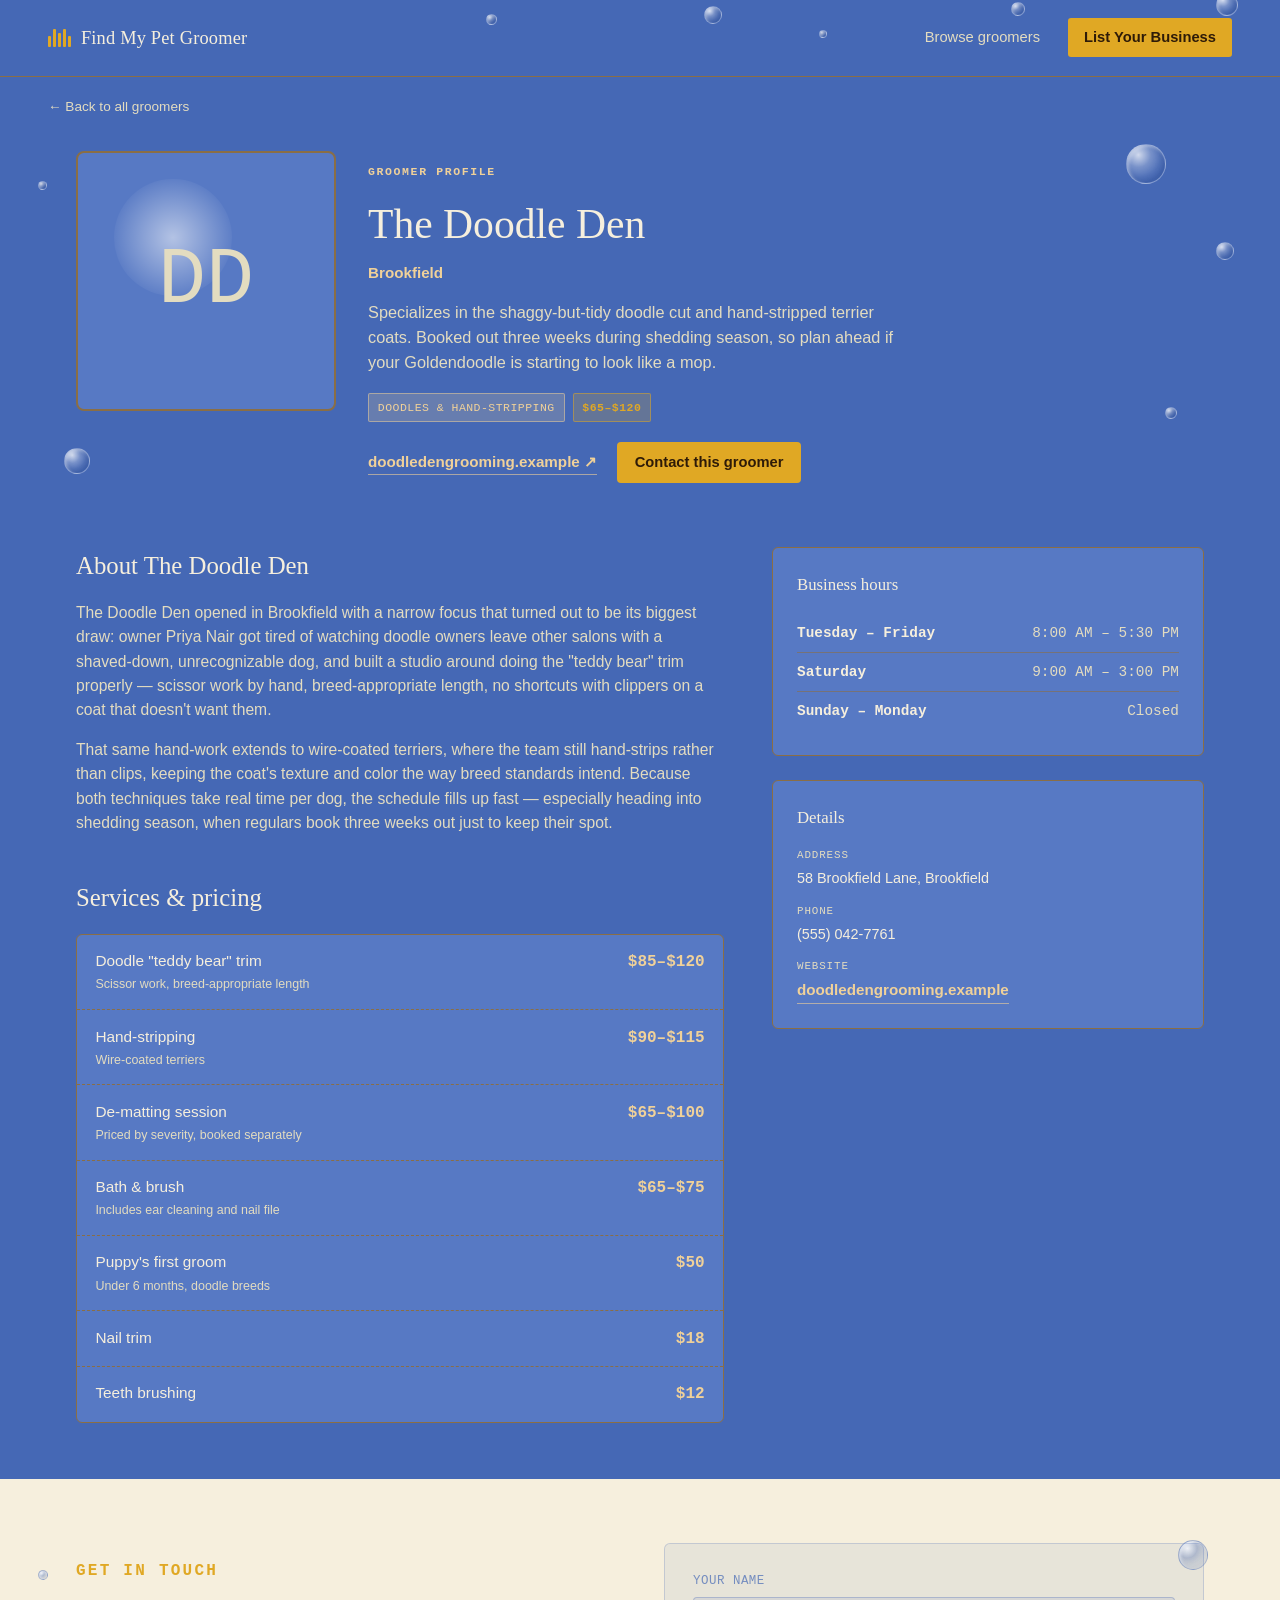
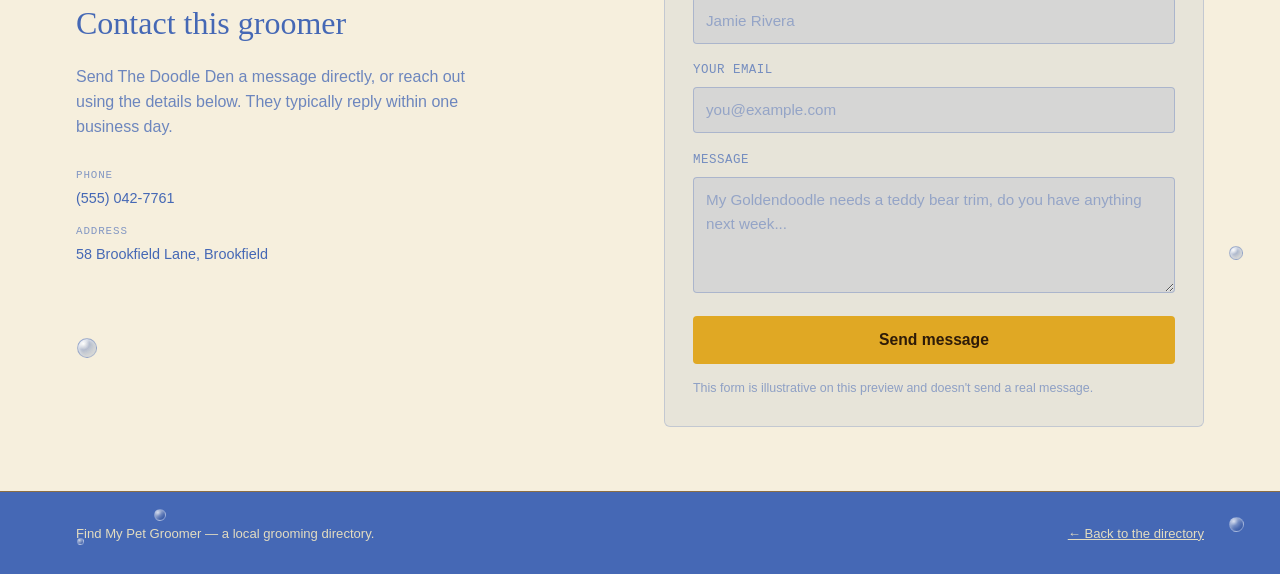
<file: the-doodle-den.html>
<!doctype html>
<html lang="en">
<head>
<meta charset="utf8">
<meta name="viewport" content="width=device-width,initial-scale=1">
<title>The Doodle Den — Find My Pet Groomer</title>
<link rel="stylesheet" href="bubble-transition.css">
<style>
  :root {
    --ground: #4568b5;
    --ink: #f6efdd;
    --ink-soft: #e3dcc0;
    --card: #5779c4;
    --accent: #e0a824;
    --accent-ink: #2e1b08;
    --accent-2: #f0d199;
    --line: #8a6e45;
    --focus: #e0a824;
  }

  @media (prefers-color-scheme: dark) {
    :root {
      --ground: #17244a;
      --ink: #f6efdd;
      --ink-soft: #cfc29c;
      --card: #22345e;
      --accent: #f0b93a;
      --accent-ink: #241404;
      --accent-2: #efc48a;
      --line: #7a6440;
      --focus: #f0b93a;
    }
  }

  :root[data-theme="dark"] {
    --ground: #17244a;
    --ink: #f6efdd;
    --ink-soft: #cfc29c;
    --card: #22345e;
    --accent: #f0b93a;
    --accent-ink: #241404;
    --accent-2: #efc48a;
    --line: #7a6440;
    --focus: #f0b93a;
  }

  :root[data-theme="light"] {
    --ground: #4568b5;
    --ink: #f6efdd;
    --ink-soft: #e3dcc0;
    --card: #5779c4;
    --accent: #e0a824;
    --accent-ink: #2e1b08;
    --accent-2: #f0d199;
    --line: #8a6e45;
    --focus: #e0a824;
  }

  * { box-sizing: border-box; }

  body {
    margin: 0;
    background: var(--ground);
    color: var(--ink);
    font-family: -apple-system, "Segoe UI", Roboto, "Helvetica Neue", Arial, sans-serif;
    line-height: 1.55;
    -webkit-font-smoothing: antialiased;
  }

  .bubble-decor {
    position: absolute;
    inset: 0;
    overflow: hidden;
    pointer-events: none;
  }

  .bubble {
    position: absolute;
    border-radius: 50%;
    background: radial-gradient(circle at 30% 26%, rgba(255, 255, 255, 0.75), rgba(255, 255, 255, 0.28) 32%, rgba(255, 255, 255, 0.08) 58%, transparent 74%);
    border: 1px solid rgba(255, 255, 255, 0.32);
    box-shadow: inset -3px -3px 6px rgba(20, 30, 70, 0.12), inset 2px 2px 3px rgba(255, 255, 255, 0.35);
    animation: bubble-float 10s ease-in-out infinite;
  }

  .bubble--tint {
    background: radial-gradient(circle at 30% 26%, rgba(255, 255, 255, 0.9), rgba(69, 104, 181, 0.35) 34%, rgba(69, 104, 181, 0.12) 60%, transparent 76%);
    border-color: rgba(69, 104, 181, 0.4);
    box-shadow: inset -3px -3px 6px rgba(69, 104, 181, 0.18), inset 2px 2px 3px rgba(255, 255, 255, 0.6);
  }

  @keyframes bubble-float {
    0%, 100% { transform: translateY(0); }
    50% { transform: translateY(-10px); }
  }

  .header-decor .b1 { width: 11px; height: 11px; top: 14px; left: 38%; animation-duration: 8s; }
  .header-decor .b2 { width: 18px; height: 18px; top: 6px; left: 55%; animation-duration: 11s; animation-delay: -4s; }
  .header-decor .b3 { width: 8px; height: 8px; top: 30px; left: 64%; animation-duration: 9s; animation-delay: -2s; }
  .header-decor .b4 { width: 14px; height: 14px; top: 2px; left: 79%; animation-duration: 12s; animation-delay: -6s; }
  .header-decor .b5 { width: 6px; height: 6px; top: 24px; left: 91%; animation-duration: 7s; animation-delay: -1s; }
  .header-decor .b6 { width: 22px; height: 22px; top: -6px; left: 95%; animation-duration: 13s; animation-delay: -9s; }

  .phero-decor .p1 { width: 40px; height: 40px; top: 6%; left: 88%; animation-duration: 13s; }
  .phero-decor .p2 { width: 18px; height: 18px; top: 30%; left: 95%; animation-duration: 9s; animation-delay: -3s; }
  .phero-decor .p3 { width: 12px; height: 12px; top: 70%; left: 91%; animation-duration: 8s; animation-delay: -5s; }
  .phero-decor .p4 { width: 26px; height: 26px; top: 80%; left: 5%; animation-duration: 11s; animation-delay: -7s; }
  .phero-decor .p5 { width: 9px; height: 9px; top: 15%; left: 3%; animation-duration: 7.5s; animation-delay: -2s; }

  .contact-decor .t1 { width: 30px; height: 30px; top: 10%; left: 92%; animation-duration: 12s; }
  .contact-decor .t2 { width: 14px; height: 14px; top: 60%; left: 96%; animation-duration: 9s; animation-delay: -4s; }
  .contact-decor .t3 { width: 10px; height: 10px; top: 15%; left: 3%; animation-duration: 8s; animation-delay: -2s; }
  .contact-decor .t4 { width: 20px; height: 20px; top: 75%; left: 6%; animation-duration: 11s; animation-delay: -6s; }

  .footer-decor .f1 { width: 12px; height: 12px; top: 20%; left: 12%; animation-duration: 10s; }
  .footer-decor .f2 { width: 7px; height: 7px; top: 55%; left: 6%; animation-duration: 8s; animation-delay: -2s; }
  .footer-decor .f3 { width: 15px; height: 15px; top: 30%; left: 96%; animation-duration: 11s; animation-delay: -4s; }

  .wrap {
    max-width: 74rem;
    margin: 0 auto;
    padding: 0 1.75rem;
  }

  a { color: inherit; }

  .mono {
    font-family: ui-monospace, "SFMono-Regular", "Cascadia Mono", Consolas, monospace;
  }

  .eyebrow {
    font-family: ui-monospace, "SFMono-Regular", "Cascadia Mono", Consolas, monospace;
    font-size: 0.72rem;
    letter-spacing: 0.14em;
    text-transform: uppercase;
    color: var(--accent-2);
    font-weight: 600;
  }

  h1, h2, h3 {
    font-family: Georgia, "Iowan Old Style", "Palatino Linotype", "Book Antiqua", serif;
    font-weight: 400;
    text-wrap: balance;
    margin: 0;
  }

  :focus-visible {
    outline: 2.5px solid var(--focus);
    outline-offset: 2px;
  }

  @media (prefers-reduced-motion: reduce) {
    * { transition: none !important; animation: none !important; }
  }

  /* ---------- header ---------- */

  header.site {
    position: relative;
    border-bottom: 1px solid var(--line);
  }

  .site-bar {
    position: relative;
    z-index: 1;
    display: flex;
    align-items: center;
    justify-content: space-between;
    gap: 1rem;
    padding: 1.15rem 0;
  }

  .wordmark {
    display: flex;
    align-items: center;
    gap: 0.65rem;
    text-decoration: none;
  }

  .comb {
    display: flex;
    align-items: flex-end;
    gap: 2.5px;
    height: 18px;
  }

  .comb span {
    display: block;
    width: 2.5px;
    background: var(--accent);
    border-radius: 1px;
  }

  .comb span:nth-child(1) { height: 60%; }
  .comb span:nth-child(2) { height: 100%; }
  .comb span:nth-child(3) { height: 75%; }
  .comb span:nth-child(4) { height: 100%; }
  .comb span:nth-child(5) { height: 60%; }

  .wordmark-text {
    font-family: Georgia, "Iowan Old Style", "Palatino Linotype", serif;
    font-size: 1.15rem;
    letter-spacing: 0.01em;
  }

  .site-nav {
    display: flex;
    align-items: center;
    gap: 1.75rem;
    font-size: 0.92rem;
  }

  .site-nav a {
    text-decoration: none;
    color: var(--ink-soft);
  }

  .site-nav a:hover { color: var(--ink); }

  .nav-cta {
    background: var(--accent);
    color: var(--accent-ink) !important;
    padding: 0.5rem 1rem;
    border-radius: 3px;
    font-weight: 600;
  }

  /* ---------- breadcrumb ---------- */

  .breadcrumb {
    padding: 1.1rem 0 0;
  }

  .breadcrumb a {
    font-size: 0.85rem;
    text-decoration: none;
    color: var(--ink-soft);
  }

  .breadcrumb a:hover { color: var(--ink); }

  /* ---------- profile hero ---------- */

  .p-hero {
    position: relative;
    padding: 2rem 0 3rem;
  }

  .p-hero-inner {
    position: relative;
    z-index: 1;
    display: flex;
    gap: 2rem;
    align-items: flex-start;
    flex-wrap: wrap;
  }

  .avatar {
    position: relative;
    flex: 0 0 auto;
    width: 260px;
    height: 260px;
    border-radius: 8px;
    background: var(--card);
    border: 2px solid var(--line);
    display: flex;
    align-items: center;
    justify-content: center;
    overflow: hidden;
  }

  .avatar::before {
    content: "";
    position: absolute;
    top: 10%;
    left: 14%;
    width: 46%;
    height: 46%;
    border-radius: 50%;
    background: radial-gradient(circle, rgba(255, 255, 255, 0.55), rgba(255, 255, 255, 0.05) 70%, transparent 75%);
  }

  .avatar-initials {
    position: relative;
    z-index: 1;
    font-size: 5rem;
    color: var(--ink-soft);
  }

  .avatar-caption {
    margin-top: 0.6rem;
    text-align: center;
    font-size: 0.65rem;
    letter-spacing: 0.1em;
    text-transform: uppercase;
    color: var(--ink-soft);
    font-family: ui-monospace, "SFMono-Regular", "Cascadia Mono", Consolas, monospace;
  }

  .p-identity { flex: 1 1 20rem; min-width: 16rem; }

  .p-hero h1 {
    font-size: clamp(1.9rem, 3vw + 1rem, 2.6rem);
    margin-top: 0.4rem;
  }

  .p-neighborhood {
    font-size: 0.95rem;
    color: var(--accent-2);
    font-weight: 600;
    margin-top: 0.3rem;
  }

  .p-tagline {
    margin-top: 0.85rem;
    max-width: 34rem;
    color: var(--ink-soft);
    font-size: 1.02rem;
  }

  .p-tag-row {
    display: flex;
    flex-wrap: wrap;
    gap: 0.5rem;
    margin-top: 1.1rem;
  }

  .tag {
    font-family: ui-monospace, "SFMono-Regular", "Cascadia Mono", Consolas, monospace;
    font-size: 0.72rem;
    letter-spacing: 0.04em;
    text-transform: uppercase;
    padding: 0.28rem 0.55rem;
    border-radius: 2px;
  }

  .tag-specialty {
    background: color-mix(in srgb, var(--accent-2) 20%, transparent);
    color: var(--accent-2);
    border: 1px solid color-mix(in srgb, var(--accent-2) 50%, transparent);
  }

  .tag-price {
    background: color-mix(in srgb, var(--accent) 20%, transparent);
    color: var(--accent);
    border: 1px solid color-mix(in srgb, var(--accent) 50%, transparent);
    font-weight: 700;
  }

  .p-links {
    margin-top: 1.25rem;
    display: flex;
    gap: 1.25rem;
    flex-wrap: wrap;
    align-items: center;
  }

  .website-link {
    display: inline-flex;
    align-items: center;
    gap: 0.4rem;
    color: var(--accent-2);
    text-decoration: none;
    font-weight: 600;
    font-size: 0.95rem;
    border-bottom: 1px solid color-mix(in srgb, var(--accent-2) 60%, transparent);
    padding-bottom: 1px;
  }

  .website-link:hover { color: var(--ink); border-color: var(--ink); }

  .contact-jump {
    display: inline-flex;
    background: var(--accent);
    color: var(--accent-ink);
    text-decoration: none;
    font-weight: 700;
    font-size: 0.92rem;
    padding: 0.55rem 1.1rem;
    border-radius: 4px;
  }

  .contact-jump:hover { filter: brightness(1.06); }

  /* ---------- body ---------- */

  .p-body {
    padding: 1rem 0 3.5rem;
  }

  .p-grid {
    display: grid;
    grid-template-columns: 1.5fr 1fr;
    gap: 3rem;
    align-items: start;
  }

  .p-main h2 {
    font-size: 1.55rem;
    margin-bottom: 1rem;
  }

  .p-main section + section {
    margin-top: 2.75rem;
  }

  .p-main p {
    color: var(--ink-soft);
    font-size: 0.98rem;
    max-width: 40rem;
  }

  .p-main p + p { margin-top: 0.9rem; }

  .services-table {
    list-style: none;
    margin: 0;
    padding: 0;
    background: var(--card);
    border: 1px solid var(--line);
    border-radius: 6px;
    overflow: hidden;
  }

  .services-table li {
    display: flex;
    justify-content: space-between;
    align-items: baseline;
    gap: 1rem;
    padding: 0.9rem 1.15rem;
  }

  .services-table li + li {
    border-top: 1px dashed var(--line);
  }

  .service-name { font-size: 0.96rem; }

  .service-note {
    display: block;
    font-size: 0.78rem;
    color: var(--ink-soft);
    margin-top: 0.15rem;
  }

  .service-price {
    font-family: ui-monospace, "SFMono-Regular", "Cascadia Mono", Consolas, monospace;
    font-weight: 700;
    color: var(--accent-2);
    white-space: nowrap;
  }

  /* ---------- sidebar ---------- */

  .info-card {
    background: var(--card);
    border: 1px solid var(--line);
    border-radius: 6px;
    padding: 1.5rem;
  }

  .info-card + .info-card { margin-top: 1.5rem; }

  .info-card h3 {
    font-size: 1.05rem;
    margin-bottom: 1rem;
  }

  .hours-list {
    list-style: none;
    margin: 0;
    padding: 0;
  }

  .hours-list li {
    display: flex;
    justify-content: space-between;
    padding: 0.5rem 0;
    border-bottom: 1px solid color-mix(in srgb, var(--line) 60%, transparent);
    font-size: 0.9rem;
  }

  .hours-list li:last-child { border-bottom: none; }

  .hours-day { font-weight: 600; }

  .hours-time {
    font-family: ui-monospace, "SFMono-Regular", "Cascadia Mono", Consolas, monospace;
    color: var(--ink-soft);
  }

  .contact-list {
    list-style: none;
    margin: 0;
    padding: 0;
    display: flex;
    flex-direction: column;
    gap: 0.85rem;
    font-size: 0.9rem;
  }

  .contact-list dt {
    font-family: ui-monospace, "SFMono-Regular", "Cascadia Mono", Consolas, monospace;
    font-size: 0.68rem;
    letter-spacing: 0.08em;
    text-transform: uppercase;
    color: var(--ink-soft);
    margin: 0 0 0.2rem;
  }

  .contact-list dd { margin: 0; }

  /* ---------- contact section ---------- */

  .contact-section {
    position: relative;
    background: var(--ink);
    color: var(--ground);
    padding: 4rem 0;
  }

  .contact-section .wrap {
    position: relative;
    z-index: 1;
    display: grid;
    grid-template-columns: 1fr 1fr;
    gap: 3rem;
    align-items: start;
  }

  .contact-section h2 {
    color: var(--ground);
    font-size: 2rem;
  }

  .contact-section .eyebrow { color: var(--accent); }

  .contact-copy p {
    color: color-mix(in srgb, var(--ground) 78%, transparent);
    max-width: 26rem;
    margin-top: 1rem;
    font-size: 1rem;
  }

  .contact-copy .contact-list {
    margin-top: 1.75rem;
  }

  .contact-copy .contact-list dt { color: color-mix(in srgb, var(--ground) 65%, transparent); }

  .contact-form {
    background: color-mix(in srgb, var(--ground) 8%, transparent);
    border: 1px solid color-mix(in srgb, var(--ground) 22%, transparent);
    border-radius: 6px;
    padding: 1.75rem;
  }

  .field {
    display: flex;
    flex-direction: column;
    gap: 0.4rem;
    margin-bottom: 1.1rem;
  }

  .field label {
    font-size: 0.78rem;
    letter-spacing: 0.04em;
    text-transform: uppercase;
    color: color-mix(in srgb, var(--ground) 70%, transparent);
    font-family: ui-monospace, "SFMono-Regular", "Cascadia Mono", Consolas, monospace;
  }

  .field input,
  .field textarea {
    font: inherit;
    font-size: 0.95rem;
    background: color-mix(in srgb, var(--ground) 10%, transparent);
    border: 1px solid color-mix(in srgb, var(--ground) 30%, transparent);
    border-radius: 4px;
    padding: 0.65rem 0.75rem;
    color: var(--ground);
    resize: vertical;
  }

  .field input::placeholder,
  .field textarea::placeholder { color: color-mix(in srgb, var(--ground) 45%, transparent); }

  .submit-btn {
    width: 100%;
    background: var(--accent);
    color: var(--accent-ink);
    border: none;
    border-radius: 4px;
    padding: 0.75rem 1rem;
    font: inherit;
    font-size: 0.98rem;
    font-weight: 700;
    cursor: pointer;
    margin-top: 0.3rem;
  }

  .submit-btn:hover { filter: brightness(1.08); }

  .form-note {
    font-size: 0.78rem;
    color: color-mix(in srgb, var(--ground) 55%, transparent);
    margin: 0.9rem 0 0;
  }

  @media (max-width: 44rem) {
    .p-grid { grid-template-columns: 1fr; }
    .contact-section .wrap { grid-template-columns: 1fr; }
  }

  /* ---------- footer ---------- */

  footer.site {
    position: relative;
    padding: 2rem 0;
    border-top: 1px solid var(--line);
  }

  .footer-row {
    position: relative;
    z-index: 1;
    display: flex;
    justify-content: space-between;
    flex-wrap: wrap;
    gap: 0.5rem;
    font-size: 0.82rem;
    color: var(--ink-soft);
  }
</style>
</head>
<body>
<script src="bubble-transition.js"></script>

<header class="site">
  <div class="bubble-decor header-decor" aria-hidden="true">
    <span class="bubble b1"></span>
    <span class="bubble b2"></span>
    <span class="bubble b3"></span>
    <span class="bubble b4"></span>
    <span class="bubble b5"></span>
    <span class="bubble b6"></span>
  </div>
  <div class="wrap site-bar">
    <a class="wordmark" href="index.html">
      <span class="comb" aria-hidden="true"><span></span><span></span><span></span><span></span><span></span></span>
      <span class="wordmark-text">Find My Pet Groomer</span>
    </a>
    <nav class="site-nav">
      <a href="index.html#listings">Browse groomers</a>
      <a href="index.html#signup" class="nav-cta">List Your Business</a>
    </nav>
  </div>
</header>

<div class="wrap breadcrumb">
  <a href="index.html#listings">&larr; Back to all groomers</a>
</div>

<main>
  <section class="p-hero">
    <div class="bubble-decor phero-decor" aria-hidden="true">
      <span class="bubble p1"></span>
      <span class="bubble p2"></span>
      <span class="bubble p3"></span>
      <span class="bubble p4"></span>
      <span class="bubble p5"></span>
    </div>
    <div class="wrap p-hero-inner">
      <div class="avatar">
        <span class="avatar-initials mono">DD</span>
      </div>
      <div class="p-identity">
        <p class="eyebrow">Groomer profile</p>
        <h1>The Doodle Den</h1>
        <p class="p-neighborhood">Brookfield</p>
        <p class="p-tagline">Specializes in the shaggy-but-tidy doodle cut and hand-stripped terrier coats. Booked out three weeks during shedding season, so plan ahead if your Goldendoodle is starting to look like a mop.</p>
        <div class="p-tag-row">
          <span class="tag tag-specialty">Doodles &amp; hand-stripping</span>
          <span class="tag tag-price">$65–$120</span>
        </div>
        <div class="p-links">
          <a class="website-link" href="https://doodledengrooming.example">doodledengrooming.example &nearr;</a>
          <a class="contact-jump" href="#contact">Contact this groomer</a>
        </div>
      </div>
    </div>
  </section>

  <section class="p-body">
    <div class="wrap p-grid">
      <div class="p-main">
        <section>
          <h2>About The Doodle Den</h2>
          <p>The Doodle Den opened in Brookfield with a narrow focus that turned out to be its biggest draw: owner Priya Nair got tired of watching doodle owners leave other salons with a shaved-down, unrecognizable dog, and built a studio around doing the "teddy bear" trim properly — scissor work by hand, breed-appropriate length, no shortcuts with clippers on a coat that doesn't want them.</p>
          <p>That same hand-work extends to wire-coated terriers, where the team still hand-strips rather than clips, keeping the coat's texture and color the way breed standards intend. Because both techniques take real time per dog, the schedule fills up fast — especially heading into shedding season, when regulars book three weeks out just to keep their spot.</p>
        </section>

        <section>
          <h2>Services &amp; pricing</h2>
          <ul class="services-table">
            <li>
              <span class="service-name">Doodle "teddy bear" trim<span class="service-note">Scissor work, breed-appropriate length</span></span>
              <span class="service-price">$85&ndash;$120</span>
            </li>
            <li>
              <span class="service-name">Hand-stripping<span class="service-note">Wire-coated terriers</span></span>
              <span class="service-price">$90&ndash;$115</span>
            </li>
            <li>
              <span class="service-name">De-matting session<span class="service-note">Priced by severity, booked separately</span></span>
              <span class="service-price">$65&ndash;$100</span>
            </li>
            <li>
              <span class="service-name">Bath &amp; brush<span class="service-note">Includes ear cleaning and nail file</span></span>
              <span class="service-price">$65&ndash;$75</span>
            </li>
            <li>
              <span class="service-name">Puppy's first groom<span class="service-note">Under 6 months, doodle breeds</span></span>
              <span class="service-price">$50</span>
            </li>
            <li>
              <span class="service-name">Nail trim</span>
              <span class="service-price">$18</span>
            </li>
            <li>
              <span class="service-name">Teeth brushing</span>
              <span class="service-price">$12</span>
            </li>
          </ul>
        </section>
      </div>

      <aside class="p-side">
        <div class="info-card">
          <h3>Business hours</h3>
          <ul class="hours-list mono">
            <li><span class="hours-day">Tuesday &ndash; Friday</span><span class="hours-time">8:00 AM &ndash; 5:30 PM</span></li>
            <li><span class="hours-day">Saturday</span><span class="hours-time">9:00 AM &ndash; 3:00 PM</span></li>
            <li><span class="hours-day">Sunday &ndash; Monday</span><span class="hours-time">Closed</span></li>
          </ul>
        </div>

        <div class="info-card">
          <h3>Details</h3>
          <dl class="contact-list">
            <div>
              <dt>Address</dt>
              <dd>58 Brookfield Lane, Brookfield</dd>
            </div>
            <div>
              <dt>Phone</dt>
              <dd>(555) 042-7761</dd>
            </div>
            <div>
              <dt>Website</dt>
              <dd><a class="website-link" href="https://doodledengrooming.example">doodledengrooming.example</a></dd>
            </div>
          </dl>
        </div>
      </aside>
    </div>
  </section>

  <section class="contact-section" id="contact">
    <div class="bubble-decor contact-decor" aria-hidden="true">
      <span class="bubble bubble--tint t1"></span>
      <span class="bubble bubble--tint t2"></span>
      <span class="bubble bubble--tint t3"></span>
      <span class="bubble bubble--tint t4"></span>
    </div>
    <div class="wrap">
      <div class="contact-copy">
        <p class="eyebrow">Get in touch</p>
        <h2>Contact this groomer</h2>
        <p>Send The Doodle Den a message directly, or reach out using the details below. They typically reply within one business day.</p>
        <dl class="contact-list">
          <div>
            <dt>Phone</dt>
            <dd>(555) 042-7761</dd>
          </div>
          <div>
            <dt>Address</dt>
            <dd>58 Brookfield Lane, Brookfield</dd>
          </div>
        </dl>
      </div>

      <form class="contact-form" aria-label="Contact The Doodle Den">
        <div class="field">
          <label for="c-name">Your name</label>
          <input id="c-name" type="text" placeholder="Jamie Rivera" />
        </div>
        <div class="field">
          <label for="c-email">Your email</label>
          <input id="c-email" type="email" placeholder="you@example.com" />
        </div>
        <div class="field">
          <label for="c-message">Message</label>
          <textarea id="c-message" rows="4" placeholder="My Goldendoodle needs a teddy bear trim, do you have anything next week..."></textarea>
        </div>
        <button type="submit" class="submit-btn">Send message</button>
        <p class="form-note">This form is illustrative on this preview and doesn't send a real message.</p>
      </form>
    </div>
  </section>
</main>

<footer class="site">
  <div class="bubble-decor footer-decor" aria-hidden="true">
    <span class="bubble f1"></span>
    <span class="bubble f2"></span>
    <span class="bubble f3"></span>
  </div>
  <div class="wrap footer-row">
    <span>Find My Pet Groomer &mdash; a local grooming directory.</span>
    <a href="index.html">&larr; Back to the directory</a>
  </div>
</footer>

</body>
</html>
</file>
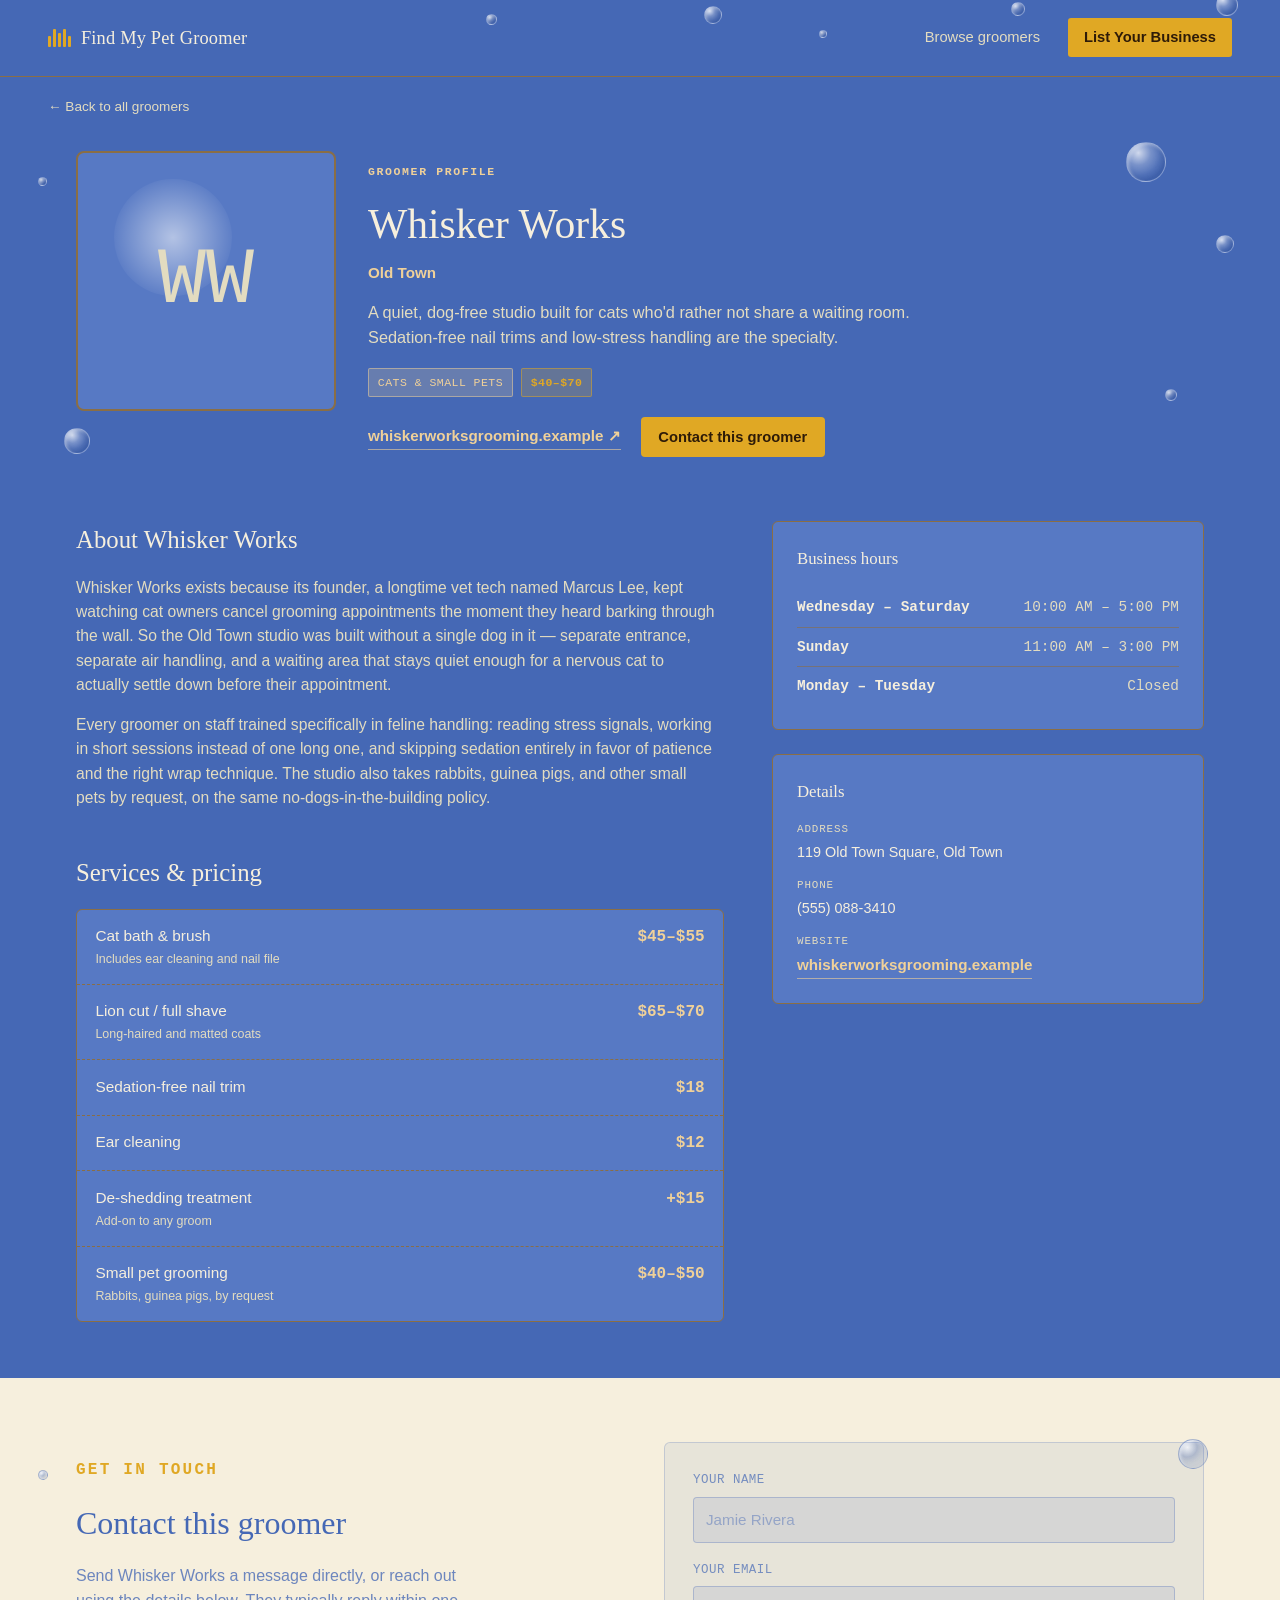
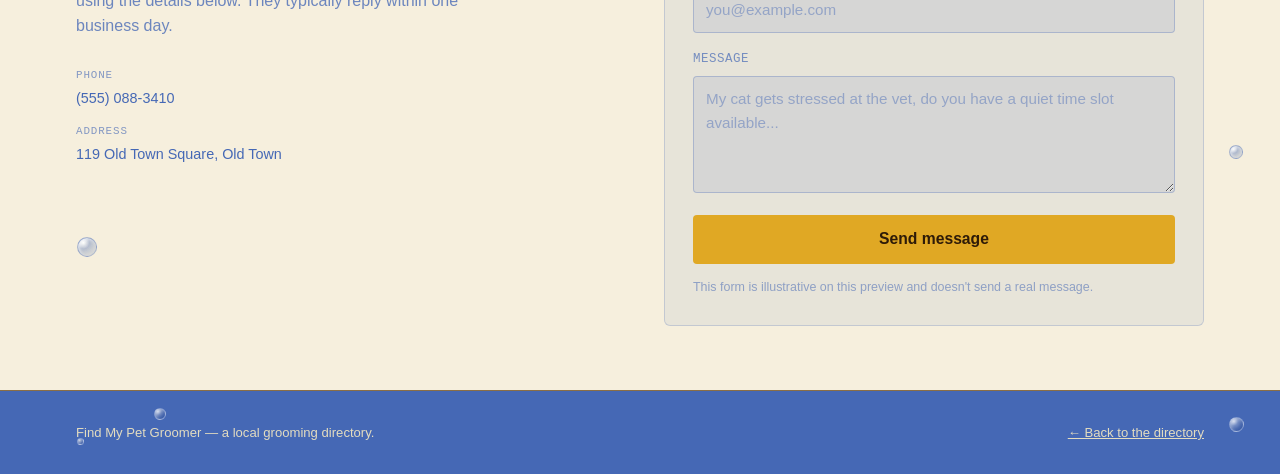
<file: whisker-works.html>
<!doctype html>
<html lang="en">
<head>
<meta charset="utf8">
<meta name="viewport" content="width=device-width,initial-scale=1">
<title>Whisker Works — Find My Pet Groomer</title>
<link rel="stylesheet" href="bubble-transition.css">
<style>
  :root {
    --ground: #4568b5;
    --ink: #f6efdd;
    --ink-soft: #e3dcc0;
    --card: #5779c4;
    --accent: #e0a824;
    --accent-ink: #2e1b08;
    --accent-2: #f0d199;
    --line: #8a6e45;
    --focus: #e0a824;
  }

  @media (prefers-color-scheme: dark) {
    :root {
      --ground: #17244a;
      --ink: #f6efdd;
      --ink-soft: #cfc29c;
      --card: #22345e;
      --accent: #f0b93a;
      --accent-ink: #241404;
      --accent-2: #efc48a;
      --line: #7a6440;
      --focus: #f0b93a;
    }
  }

  :root[data-theme="dark"] {
    --ground: #17244a;
    --ink: #f6efdd;
    --ink-soft: #cfc29c;
    --card: #22345e;
    --accent: #f0b93a;
    --accent-ink: #241404;
    --accent-2: #efc48a;
    --line: #7a6440;
    --focus: #f0b93a;
  }

  :root[data-theme="light"] {
    --ground: #4568b5;
    --ink: #f6efdd;
    --ink-soft: #e3dcc0;
    --card: #5779c4;
    --accent: #e0a824;
    --accent-ink: #2e1b08;
    --accent-2: #f0d199;
    --line: #8a6e45;
    --focus: #e0a824;
  }

  * { box-sizing: border-box; }

  body {
    margin: 0;
    background: var(--ground);
    color: var(--ink);
    font-family: -apple-system, "Segoe UI", Roboto, "Helvetica Neue", Arial, sans-serif;
    line-height: 1.55;
    -webkit-font-smoothing: antialiased;
  }

  .bubble-decor {
    position: absolute;
    inset: 0;
    overflow: hidden;
    pointer-events: none;
  }

  .bubble {
    position: absolute;
    border-radius: 50%;
    background: radial-gradient(circle at 30% 26%, rgba(255, 255, 255, 0.75), rgba(255, 255, 255, 0.28) 32%, rgba(255, 255, 255, 0.08) 58%, transparent 74%);
    border: 1px solid rgba(255, 255, 255, 0.32);
    box-shadow: inset -3px -3px 6px rgba(20, 30, 70, 0.12), inset 2px 2px 3px rgba(255, 255, 255, 0.35);
    animation: bubble-float 10s ease-in-out infinite;
  }

  .bubble--tint {
    background: radial-gradient(circle at 30% 26%, rgba(255, 255, 255, 0.9), rgba(69, 104, 181, 0.35) 34%, rgba(69, 104, 181, 0.12) 60%, transparent 76%);
    border-color: rgba(69, 104, 181, 0.4);
    box-shadow: inset -3px -3px 6px rgba(69, 104, 181, 0.18), inset 2px 2px 3px rgba(255, 255, 255, 0.6);
  }

  @keyframes bubble-float {
    0%, 100% { transform: translateY(0); }
    50% { transform: translateY(-10px); }
  }

  .header-decor .b1 { width: 11px; height: 11px; top: 14px; left: 38%; animation-duration: 8s; }
  .header-decor .b2 { width: 18px; height: 18px; top: 6px; left: 55%; animation-duration: 11s; animation-delay: -4s; }
  .header-decor .b3 { width: 8px; height: 8px; top: 30px; left: 64%; animation-duration: 9s; animation-delay: -2s; }
  .header-decor .b4 { width: 14px; height: 14px; top: 2px; left: 79%; animation-duration: 12s; animation-delay: -6s; }
  .header-decor .b5 { width: 6px; height: 6px; top: 24px; left: 91%; animation-duration: 7s; animation-delay: -1s; }
  .header-decor .b6 { width: 22px; height: 22px; top: -6px; left: 95%; animation-duration: 13s; animation-delay: -9s; }

  .phero-decor .p1 { width: 40px; height: 40px; top: 6%; left: 88%; animation-duration: 13s; }
  .phero-decor .p2 { width: 18px; height: 18px; top: 30%; left: 95%; animation-duration: 9s; animation-delay: -3s; }
  .phero-decor .p3 { width: 12px; height: 12px; top: 70%; left: 91%; animation-duration: 8s; animation-delay: -5s; }
  .phero-decor .p4 { width: 26px; height: 26px; top: 80%; left: 5%; animation-duration: 11s; animation-delay: -7s; }
  .phero-decor .p5 { width: 9px; height: 9px; top: 15%; left: 3%; animation-duration: 7.5s; animation-delay: -2s; }

  .contact-decor .t1 { width: 30px; height: 30px; top: 10%; left: 92%; animation-duration: 12s; }
  .contact-decor .t2 { width: 14px; height: 14px; top: 60%; left: 96%; animation-duration: 9s; animation-delay: -4s; }
  .contact-decor .t3 { width: 10px; height: 10px; top: 15%; left: 3%; animation-duration: 8s; animation-delay: -2s; }
  .contact-decor .t4 { width: 20px; height: 20px; top: 75%; left: 6%; animation-duration: 11s; animation-delay: -6s; }

  .footer-decor .f1 { width: 12px; height: 12px; top: 20%; left: 12%; animation-duration: 10s; }
  .footer-decor .f2 { width: 7px; height: 7px; top: 55%; left: 6%; animation-duration: 8s; animation-delay: -2s; }
  .footer-decor .f3 { width: 15px; height: 15px; top: 30%; left: 96%; animation-duration: 11s; animation-delay: -4s; }

  .wrap {
    max-width: 74rem;
    margin: 0 auto;
    padding: 0 1.75rem;
  }

  a { color: inherit; }

  .mono {
    font-family: ui-monospace, "SFMono-Regular", "Cascadia Mono", Consolas, monospace;
  }

  .eyebrow {
    font-family: ui-monospace, "SFMono-Regular", "Cascadia Mono", Consolas, monospace;
    font-size: 0.72rem;
    letter-spacing: 0.14em;
    text-transform: uppercase;
    color: var(--accent-2);
    font-weight: 600;
  }

  h1, h2, h3 {
    font-family: Georgia, "Iowan Old Style", "Palatino Linotype", "Book Antiqua", serif;
    font-weight: 400;
    text-wrap: balance;
    margin: 0;
  }

  :focus-visible {
    outline: 2.5px solid var(--focus);
    outline-offset: 2px;
  }

  @media (prefers-reduced-motion: reduce) {
    * { transition: none !important; animation: none !important; }
  }

  /* ---------- header ---------- */

  header.site {
    position: relative;
    border-bottom: 1px solid var(--line);
  }

  .site-bar {
    position: relative;
    z-index: 1;
    display: flex;
    align-items: center;
    justify-content: space-between;
    gap: 1rem;
    padding: 1.15rem 0;
  }

  .wordmark {
    display: flex;
    align-items: center;
    gap: 0.65rem;
    text-decoration: none;
  }

  .comb {
    display: flex;
    align-items: flex-end;
    gap: 2.5px;
    height: 18px;
  }

  .comb span {
    display: block;
    width: 2.5px;
    background: var(--accent);
    border-radius: 1px;
  }

  .comb span:nth-child(1) { height: 60%; }
  .comb span:nth-child(2) { height: 100%; }
  .comb span:nth-child(3) { height: 75%; }
  .comb span:nth-child(4) { height: 100%; }
  .comb span:nth-child(5) { height: 60%; }

  .wordmark-text {
    font-family: Georgia, "Iowan Old Style", "Palatino Linotype", serif;
    font-size: 1.15rem;
    letter-spacing: 0.01em;
  }

  .site-nav {
    display: flex;
    align-items: center;
    gap: 1.75rem;
    font-size: 0.92rem;
  }

  .site-nav a {
    text-decoration: none;
    color: var(--ink-soft);
  }

  .site-nav a:hover { color: var(--ink); }

  .nav-cta {
    background: var(--accent);
    color: var(--accent-ink) !important;
    padding: 0.5rem 1rem;
    border-radius: 3px;
    font-weight: 600;
  }

  /* ---------- breadcrumb ---------- */

  .breadcrumb {
    padding: 1.1rem 0 0;
  }

  .breadcrumb a {
    font-size: 0.85rem;
    text-decoration: none;
    color: var(--ink-soft);
  }

  .breadcrumb a:hover { color: var(--ink); }

  /* ---------- profile hero ---------- */

  .p-hero {
    position: relative;
    padding: 2rem 0 3rem;
  }

  .p-hero-inner {
    position: relative;
    z-index: 1;
    display: flex;
    gap: 2rem;
    align-items: flex-start;
    flex-wrap: wrap;
  }

  .avatar {
    position: relative;
    flex: 0 0 auto;
    width: 260px;
    height: 260px;
    border-radius: 8px;
    background: var(--card);
    border: 2px solid var(--line);
    display: flex;
    align-items: center;
    justify-content: center;
    overflow: hidden;
  }

  .avatar::before {
    content: "";
    position: absolute;
    top: 10%;
    left: 14%;
    width: 46%;
    height: 46%;
    border-radius: 50%;
    background: radial-gradient(circle, rgba(255, 255, 255, 0.55), rgba(255, 255, 255, 0.05) 70%, transparent 75%);
  }

  .avatar-initials {
    position: relative;
    z-index: 1;
    font-size: 5rem;
    color: var(--ink-soft);
  }

  .avatar-caption {
    margin-top: 0.6rem;
    text-align: center;
    font-size: 0.65rem;
    letter-spacing: 0.1em;
    text-transform: uppercase;
    color: var(--ink-soft);
    font-family: ui-monospace, "SFMono-Regular", "Cascadia Mono", Consolas, monospace;
  }

  .p-identity { flex: 1 1 20rem; min-width: 16rem; }

  .p-hero h1 {
    font-size: clamp(1.9rem, 3vw + 1rem, 2.6rem);
    margin-top: 0.4rem;
  }

  .p-neighborhood {
    font-size: 0.95rem;
    color: var(--accent-2);
    font-weight: 600;
    margin-top: 0.3rem;
  }

  .p-tagline {
    margin-top: 0.85rem;
    max-width: 34rem;
    color: var(--ink-soft);
    font-size: 1.02rem;
  }

  .p-tag-row {
    display: flex;
    flex-wrap: wrap;
    gap: 0.5rem;
    margin-top: 1.1rem;
  }

  .tag {
    font-family: ui-monospace, "SFMono-Regular", "Cascadia Mono", Consolas, monospace;
    font-size: 0.72rem;
    letter-spacing: 0.04em;
    text-transform: uppercase;
    padding: 0.28rem 0.55rem;
    border-radius: 2px;
  }

  .tag-specialty {
    background: color-mix(in srgb, var(--accent-2) 20%, transparent);
    color: var(--accent-2);
    border: 1px solid color-mix(in srgb, var(--accent-2) 50%, transparent);
  }

  .tag-price {
    background: color-mix(in srgb, var(--accent) 20%, transparent);
    color: var(--accent);
    border: 1px solid color-mix(in srgb, var(--accent) 50%, transparent);
    font-weight: 700;
  }

  .p-links {
    margin-top: 1.25rem;
    display: flex;
    gap: 1.25rem;
    flex-wrap: wrap;
    align-items: center;
  }

  .website-link {
    display: inline-flex;
    align-items: center;
    gap: 0.4rem;
    color: var(--accent-2);
    text-decoration: none;
    font-weight: 600;
    font-size: 0.95rem;
    border-bottom: 1px solid color-mix(in srgb, var(--accent-2) 60%, transparent);
    padding-bottom: 1px;
  }

  .website-link:hover { color: var(--ink); border-color: var(--ink); }

  .contact-jump {
    display: inline-flex;
    background: var(--accent);
    color: var(--accent-ink);
    text-decoration: none;
    font-weight: 700;
    font-size: 0.92rem;
    padding: 0.55rem 1.1rem;
    border-radius: 4px;
  }

  .contact-jump:hover { filter: brightness(1.06); }

  /* ---------- body ---------- */

  .p-body {
    padding: 1rem 0 3.5rem;
  }

  .p-grid {
    display: grid;
    grid-template-columns: 1.5fr 1fr;
    gap: 3rem;
    align-items: start;
  }

  .p-main h2 {
    font-size: 1.55rem;
    margin-bottom: 1rem;
  }

  .p-main section + section {
    margin-top: 2.75rem;
  }

  .p-main p {
    color: var(--ink-soft);
    font-size: 0.98rem;
    max-width: 40rem;
  }

  .p-main p + p { margin-top: 0.9rem; }

  .services-table {
    list-style: none;
    margin: 0;
    padding: 0;
    background: var(--card);
    border: 1px solid var(--line);
    border-radius: 6px;
    overflow: hidden;
  }

  .services-table li {
    display: flex;
    justify-content: space-between;
    align-items: baseline;
    gap: 1rem;
    padding: 0.9rem 1.15rem;
  }

  .services-table li + li {
    border-top: 1px dashed var(--line);
  }

  .service-name { font-size: 0.96rem; }

  .service-note {
    display: block;
    font-size: 0.78rem;
    color: var(--ink-soft);
    margin-top: 0.15rem;
  }

  .service-price {
    font-family: ui-monospace, "SFMono-Regular", "Cascadia Mono", Consolas, monospace;
    font-weight: 700;
    color: var(--accent-2);
    white-space: nowrap;
  }

  /* ---------- sidebar ---------- */

  .info-card {
    background: var(--card);
    border: 1px solid var(--line);
    border-radius: 6px;
    padding: 1.5rem;
  }

  .info-card + .info-card { margin-top: 1.5rem; }

  .info-card h3 {
    font-size: 1.05rem;
    margin-bottom: 1rem;
  }

  .hours-list {
    list-style: none;
    margin: 0;
    padding: 0;
  }

  .hours-list li {
    display: flex;
    justify-content: space-between;
    padding: 0.5rem 0;
    border-bottom: 1px solid color-mix(in srgb, var(--line) 60%, transparent);
    font-size: 0.9rem;
  }

  .hours-list li:last-child { border-bottom: none; }

  .hours-day { font-weight: 600; }

  .hours-time {
    font-family: ui-monospace, "SFMono-Regular", "Cascadia Mono", Consolas, monospace;
    color: var(--ink-soft);
  }

  .contact-list {
    list-style: none;
    margin: 0;
    padding: 0;
    display: flex;
    flex-direction: column;
    gap: 0.85rem;
    font-size: 0.9rem;
  }

  .contact-list dt {
    font-family: ui-monospace, "SFMono-Regular", "Cascadia Mono", Consolas, monospace;
    font-size: 0.68rem;
    letter-spacing: 0.08em;
    text-transform: uppercase;
    color: var(--ink-soft);
    margin: 0 0 0.2rem;
  }

  .contact-list dd { margin: 0; }

  /* ---------- contact section ---------- */

  .contact-section {
    position: relative;
    background: var(--ink);
    color: var(--ground);
    padding: 4rem 0;
  }

  .contact-section .wrap {
    position: relative;
    z-index: 1;
    display: grid;
    grid-template-columns: 1fr 1fr;
    gap: 3rem;
    align-items: start;
  }

  .contact-section h2 {
    color: var(--ground);
    font-size: 2rem;
  }

  .contact-section .eyebrow { color: var(--accent); }

  .contact-copy p {
    color: color-mix(in srgb, var(--ground) 78%, transparent);
    max-width: 26rem;
    margin-top: 1rem;
    font-size: 1rem;
  }

  .contact-copy .contact-list {
    margin-top: 1.75rem;
  }

  .contact-copy .contact-list dt { color: color-mix(in srgb, var(--ground) 65%, transparent); }

  .contact-form {
    background: color-mix(in srgb, var(--ground) 8%, transparent);
    border: 1px solid color-mix(in srgb, var(--ground) 22%, transparent);
    border-radius: 6px;
    padding: 1.75rem;
  }

  .field {
    display: flex;
    flex-direction: column;
    gap: 0.4rem;
    margin-bottom: 1.1rem;
  }

  .field label {
    font-size: 0.78rem;
    letter-spacing: 0.04em;
    text-transform: uppercase;
    color: color-mix(in srgb, var(--ground) 70%, transparent);
    font-family: ui-monospace, "SFMono-Regular", "Cascadia Mono", Consolas, monospace;
  }

  .field input,
  .field textarea {
    font: inherit;
    font-size: 0.95rem;
    background: color-mix(in srgb, var(--ground) 10%, transparent);
    border: 1px solid color-mix(in srgb, var(--ground) 30%, transparent);
    border-radius: 4px;
    padding: 0.65rem 0.75rem;
    color: var(--ground);
    resize: vertical;
  }

  .field input::placeholder,
  .field textarea::placeholder { color: color-mix(in srgb, var(--ground) 45%, transparent); }

  .submit-btn {
    width: 100%;
    background: var(--accent);
    color: var(--accent-ink);
    border: none;
    border-radius: 4px;
    padding: 0.75rem 1rem;
    font: inherit;
    font-size: 0.98rem;
    font-weight: 700;
    cursor: pointer;
    margin-top: 0.3rem;
  }

  .submit-btn:hover { filter: brightness(1.08); }

  .form-note {
    font-size: 0.78rem;
    color: color-mix(in srgb, var(--ground) 55%, transparent);
    margin: 0.9rem 0 0;
  }

  @media (max-width: 44rem) {
    .p-grid { grid-template-columns: 1fr; }
    .contact-section .wrap { grid-template-columns: 1fr; }
  }

  /* ---------- footer ---------- */

  footer.site {
    position: relative;
    padding: 2rem 0;
    border-top: 1px solid var(--line);
  }

  .footer-row {
    position: relative;
    z-index: 1;
    display: flex;
    justify-content: space-between;
    flex-wrap: wrap;
    gap: 0.5rem;
    font-size: 0.82rem;
    color: var(--ink-soft);
  }
</style>
</head>
<body>
<script src="bubble-transition.js"></script>

<header class="site">
  <div class="bubble-decor header-decor" aria-hidden="true">
    <span class="bubble b1"></span>
    <span class="bubble b2"></span>
    <span class="bubble b3"></span>
    <span class="bubble b4"></span>
    <span class="bubble b5"></span>
    <span class="bubble b6"></span>
  </div>
  <div class="wrap site-bar">
    <a class="wordmark" href="index.html">
      <span class="comb" aria-hidden="true"><span></span><span></span><span></span><span></span><span></span></span>
      <span class="wordmark-text">Find My Pet Groomer</span>
    </a>
    <nav class="site-nav">
      <a href="index.html#listings">Browse groomers</a>
      <a href="index.html#signup" class="nav-cta">List Your Business</a>
    </nav>
  </div>
</header>

<div class="wrap breadcrumb">
  <a href="index.html#listings">&larr; Back to all groomers</a>
</div>

<main>
  <section class="p-hero">
    <div class="bubble-decor phero-decor" aria-hidden="true">
      <span class="bubble p1"></span>
      <span class="bubble p2"></span>
      <span class="bubble p3"></span>
      <span class="bubble p4"></span>
      <span class="bubble p5"></span>
    </div>
    <div class="wrap p-hero-inner">
      <div class="avatar">
        <span class="avatar-initials mono">WW</span>
      </div>
      <div class="p-identity">
        <p class="eyebrow">Groomer profile</p>
        <h1>Whisker Works</h1>
        <p class="p-neighborhood">Old Town</p>
        <p class="p-tagline">A quiet, dog-free studio built for cats who'd rather not share a waiting room. Sedation-free nail trims and low-stress handling are the specialty.</p>
        <div class="p-tag-row">
          <span class="tag tag-specialty">Cats &amp; small pets</span>
          <span class="tag tag-price">$40–$70</span>
        </div>
        <div class="p-links">
          <a class="website-link" href="https://whiskerworksgrooming.example">whiskerworksgrooming.example &nearr;</a>
          <a class="contact-jump" href="#contact">Contact this groomer</a>
        </div>
      </div>
    </div>
  </section>

  <section class="p-body">
    <div class="wrap p-grid">
      <div class="p-main">
        <section>
          <h2>About Whisker Works</h2>
          <p>Whisker Works exists because its founder, a longtime vet tech named Marcus Lee, kept watching cat owners cancel grooming appointments the moment they heard barking through the wall. So the Old Town studio was built without a single dog in it — separate entrance, separate air handling, and a waiting area that stays quiet enough for a nervous cat to actually settle down before their appointment.</p>
          <p>Every groomer on staff trained specifically in feline handling: reading stress signals, working in short sessions instead of one long one, and skipping sedation entirely in favor of patience and the right wrap technique. The studio also takes rabbits, guinea pigs, and other small pets by request, on the same no-dogs-in-the-building policy.</p>
        </section>

        <section>
          <h2>Services &amp; pricing</h2>
          <ul class="services-table">
            <li>
              <span class="service-name">Cat bath &amp; brush<span class="service-note">Includes ear cleaning and nail file</span></span>
              <span class="service-price">$45&ndash;$55</span>
            </li>
            <li>
              <span class="service-name">Lion cut / full shave<span class="service-note">Long-haired and matted coats</span></span>
              <span class="service-price">$65&ndash;$70</span>
            </li>
            <li>
              <span class="service-name">Sedation-free nail trim</span>
              <span class="service-price">$18</span>
            </li>
            <li>
              <span class="service-name">Ear cleaning</span>
              <span class="service-price">$12</span>
            </li>
            <li>
              <span class="service-name">De-shedding treatment<span class="service-note">Add-on to any groom</span></span>
              <span class="service-price">+$15</span>
            </li>
            <li>
              <span class="service-name">Small pet grooming<span class="service-note">Rabbits, guinea pigs, by request</span></span>
              <span class="service-price">$40&ndash;$50</span>
            </li>
          </ul>
        </section>
      </div>

      <aside class="p-side">
        <div class="info-card">
          <h3>Business hours</h3>
          <ul class="hours-list mono">
            <li><span class="hours-day">Wednesday &ndash; Saturday</span><span class="hours-time">10:00 AM &ndash; 5:00 PM</span></li>
            <li><span class="hours-day">Sunday</span><span class="hours-time">11:00 AM &ndash; 3:00 PM</span></li>
            <li><span class="hours-day">Monday &ndash; Tuesday</span><span class="hours-time">Closed</span></li>
          </ul>
        </div>

        <div class="info-card">
          <h3>Details</h3>
          <dl class="contact-list">
            <div>
              <dt>Address</dt>
              <dd>119 Old Town Square, Old Town</dd>
            </div>
            <div>
              <dt>Phone</dt>
              <dd>(555) 088-3410</dd>
            </div>
            <div>
              <dt>Website</dt>
              <dd><a class="website-link" href="https://whiskerworksgrooming.example">whiskerworksgrooming.example</a></dd>
            </div>
          </dl>
        </div>
      </aside>
    </div>
  </section>

  <section class="contact-section" id="contact">
    <div class="bubble-decor contact-decor" aria-hidden="true">
      <span class="bubble bubble--tint t1"></span>
      <span class="bubble bubble--tint t2"></span>
      <span class="bubble bubble--tint t3"></span>
      <span class="bubble bubble--tint t4"></span>
    </div>
    <div class="wrap">
      <div class="contact-copy">
        <p class="eyebrow">Get in touch</p>
        <h2>Contact this groomer</h2>
        <p>Send Whisker Works a message directly, or reach out using the details below. They typically reply within one business day.</p>
        <dl class="contact-list">
          <div>
            <dt>Phone</dt>
            <dd>(555) 088-3410</dd>
          </div>
          <div>
            <dt>Address</dt>
            <dd>119 Old Town Square, Old Town</dd>
          </div>
        </dl>
      </div>

      <form class="contact-form" aria-label="Contact Whisker Works">
        <div class="field">
          <label for="c-name">Your name</label>
          <input id="c-name" type="text" placeholder="Jamie Rivera" />
        </div>
        <div class="field">
          <label for="c-email">Your email</label>
          <input id="c-email" type="email" placeholder="you@example.com" />
        </div>
        <div class="field">
          <label for="c-message">Message</label>
          <textarea id="c-message" rows="4" placeholder="My cat gets stressed at the vet, do you have a quiet time slot available..."></textarea>
        </div>
        <button type="submit" class="submit-btn">Send message</button>
        <p class="form-note">This form is illustrative on this preview and doesn't send a real message.</p>
      </form>
    </div>
  </section>
</main>

<footer class="site">
  <div class="bubble-decor footer-decor" aria-hidden="true">
    <span class="bubble f1"></span>
    <span class="bubble f2"></span>
    <span class="bubble f3"></span>
  </div>
  <div class="wrap footer-row">
    <span>Find My Pet Groomer &mdash; a local grooming directory.</span>
    <a href="index.html">&larr; Back to the directory</a>
  </div>
</footer>

</body>
</html>
</file>
<file: bubble-transition.css>
/* Let supporting browsers hold the outgoing page on screen until the
   incoming one is ready, so there is never a truly blank frame during real
   navigation even before our own bubble overlay takes over. This must NOT
   visibly animate its own crossfade — our bubble overlay is the only motion
   that should be visible at the swap. By default the browser's built-in
   view-transition root pseudo-elements crossfade over 250ms on their own,
   completely uncoordinated with our overlay's timing, which reads as a
   glitch/flash right as the new page appears. Zeroing their animation
   duration keeps the "hold the old frame, don't go blank" safety behavior
   while suppressing the browser's own competing animation. */
@view-transition {
  navigation: auto;
}

::view-transition-group(root),
::view-transition-old(root),
::view-transition-new(root) {
  animation-duration: 0s !important;
  animation-delay: 0s !important;
}

.bubble-wipe {
  position: fixed;
  inset: 0;
  z-index: 99999;
  overflow: hidden;
  pointer-events: none;
}

.bw-backdrop {
  position: absolute;
  inset: 0;
  background: var(--ground, #4568b5);
  opacity: 0;
}

/* Rising in on the outgoing page. */
.bubble-wipe.entering .bw-backdrop {
  opacity: 1;
  transition: opacity 0.35s ease;
}

/* Fully covered — the shared handoff state, rendered identically on both
   sides of the navigation. Deliberately no transition here: this class is
   applied instantly on the incoming page's first paint, and if it carried
   a transition it would fade in from transparent a second time, briefly
   exposing the new page through the gaps between bubbles. */
.bubble-wipe.covered .bw-backdrop {
  opacity: 1;
}

.bubble-wipe.leaving .bw-backdrop {
  opacity: 0;
  transition: opacity 0.5s ease 0.15s;
}

/* The bubbles themselves are canvas-drawn (see bubble-transition.js) rather
   than individual DOM elements — cheap enough at a couple hundred bubbles a
   frame that it doesn't need the same layer/paint tricks a DOM version
   would. */
.bw-canvas {
  position: absolute;
  inset: 0;
  display: block;
}

@media (prefers-reduced-motion: reduce) {
  .bubble-wipe { display: none !important; }
}
</file>
